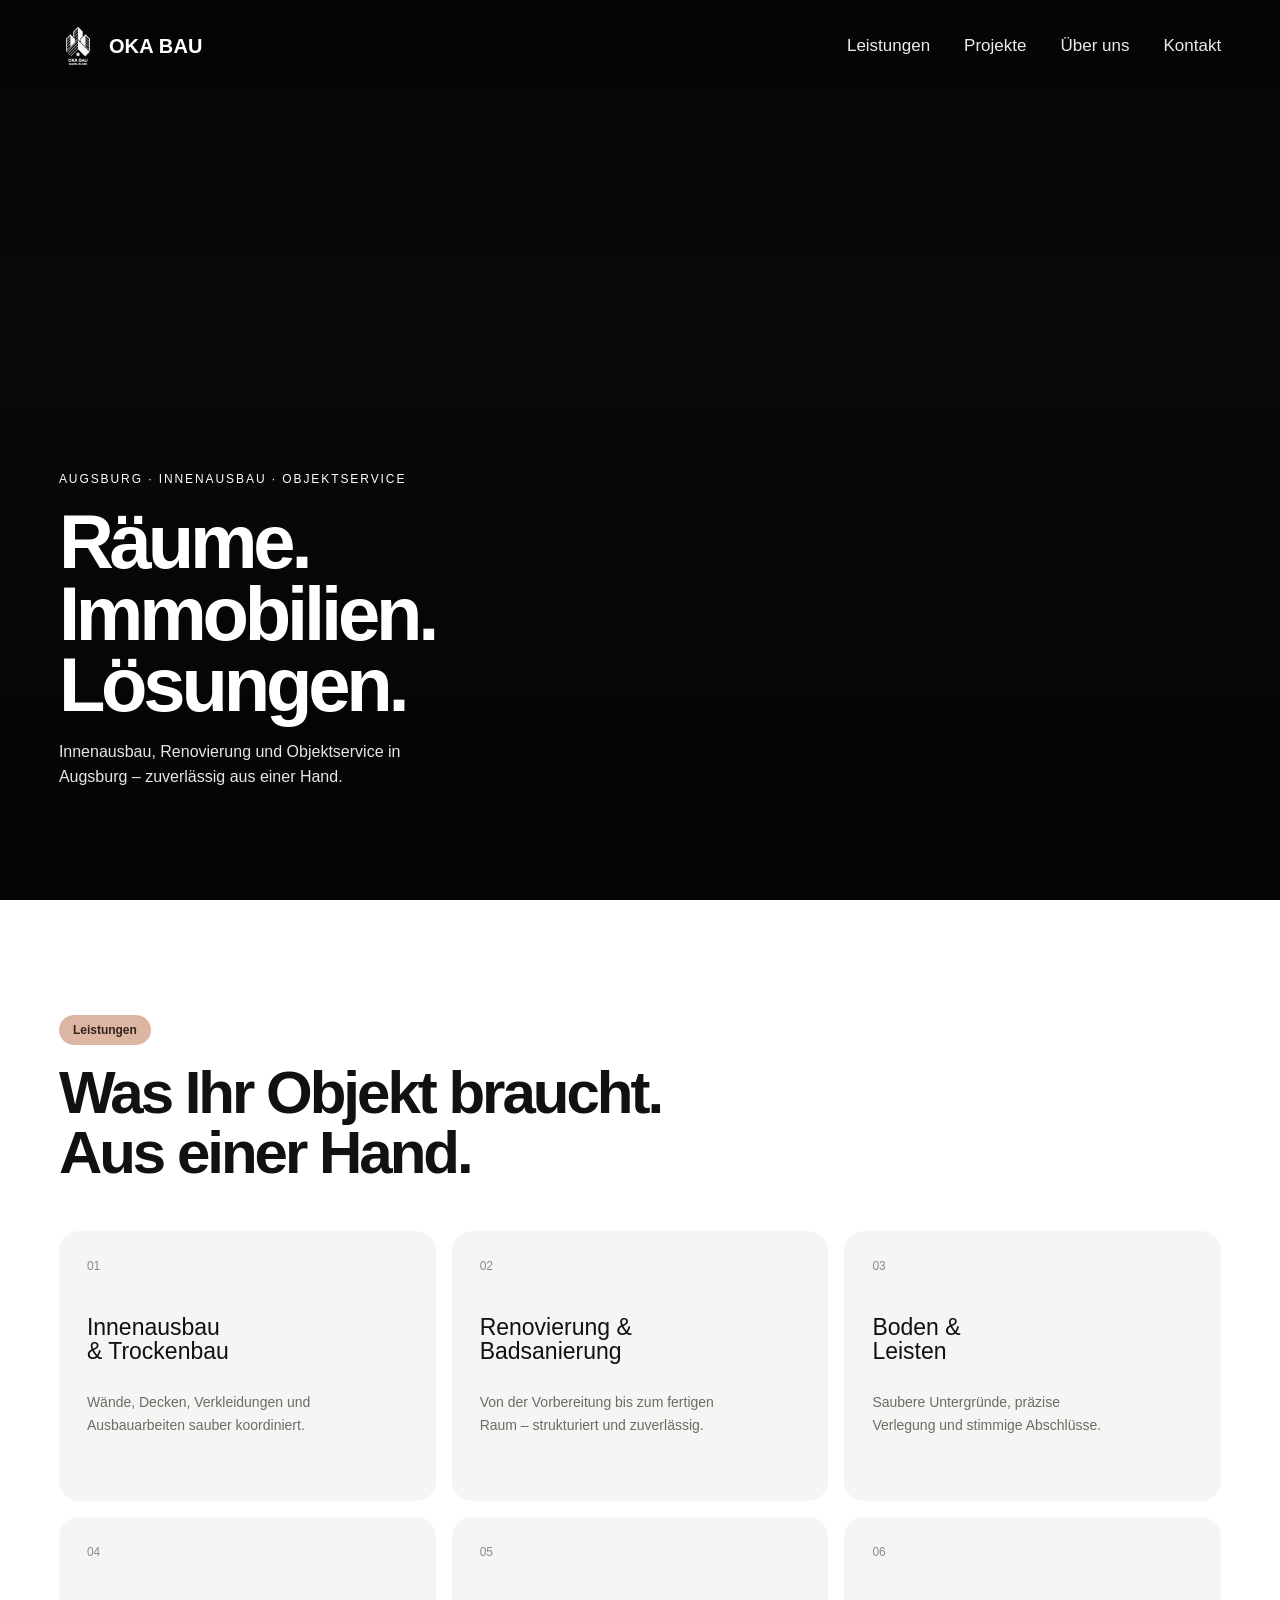
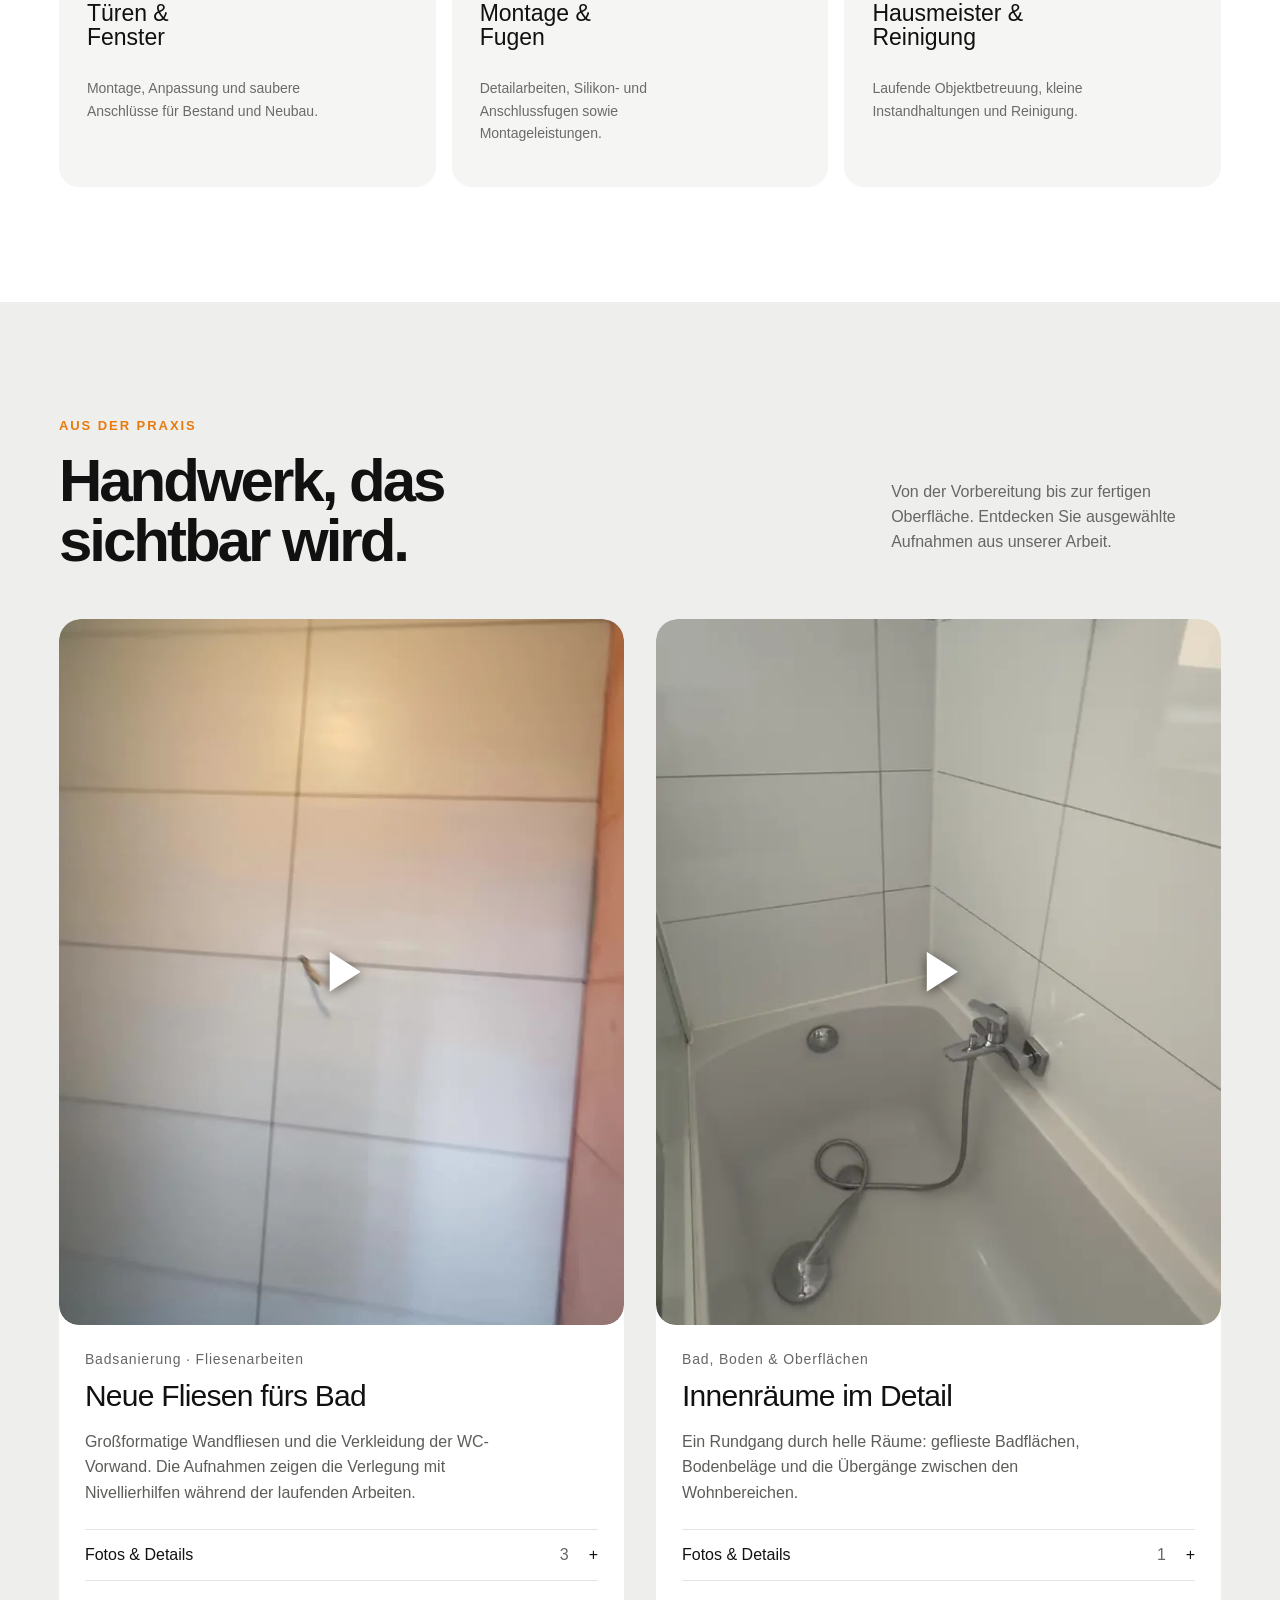
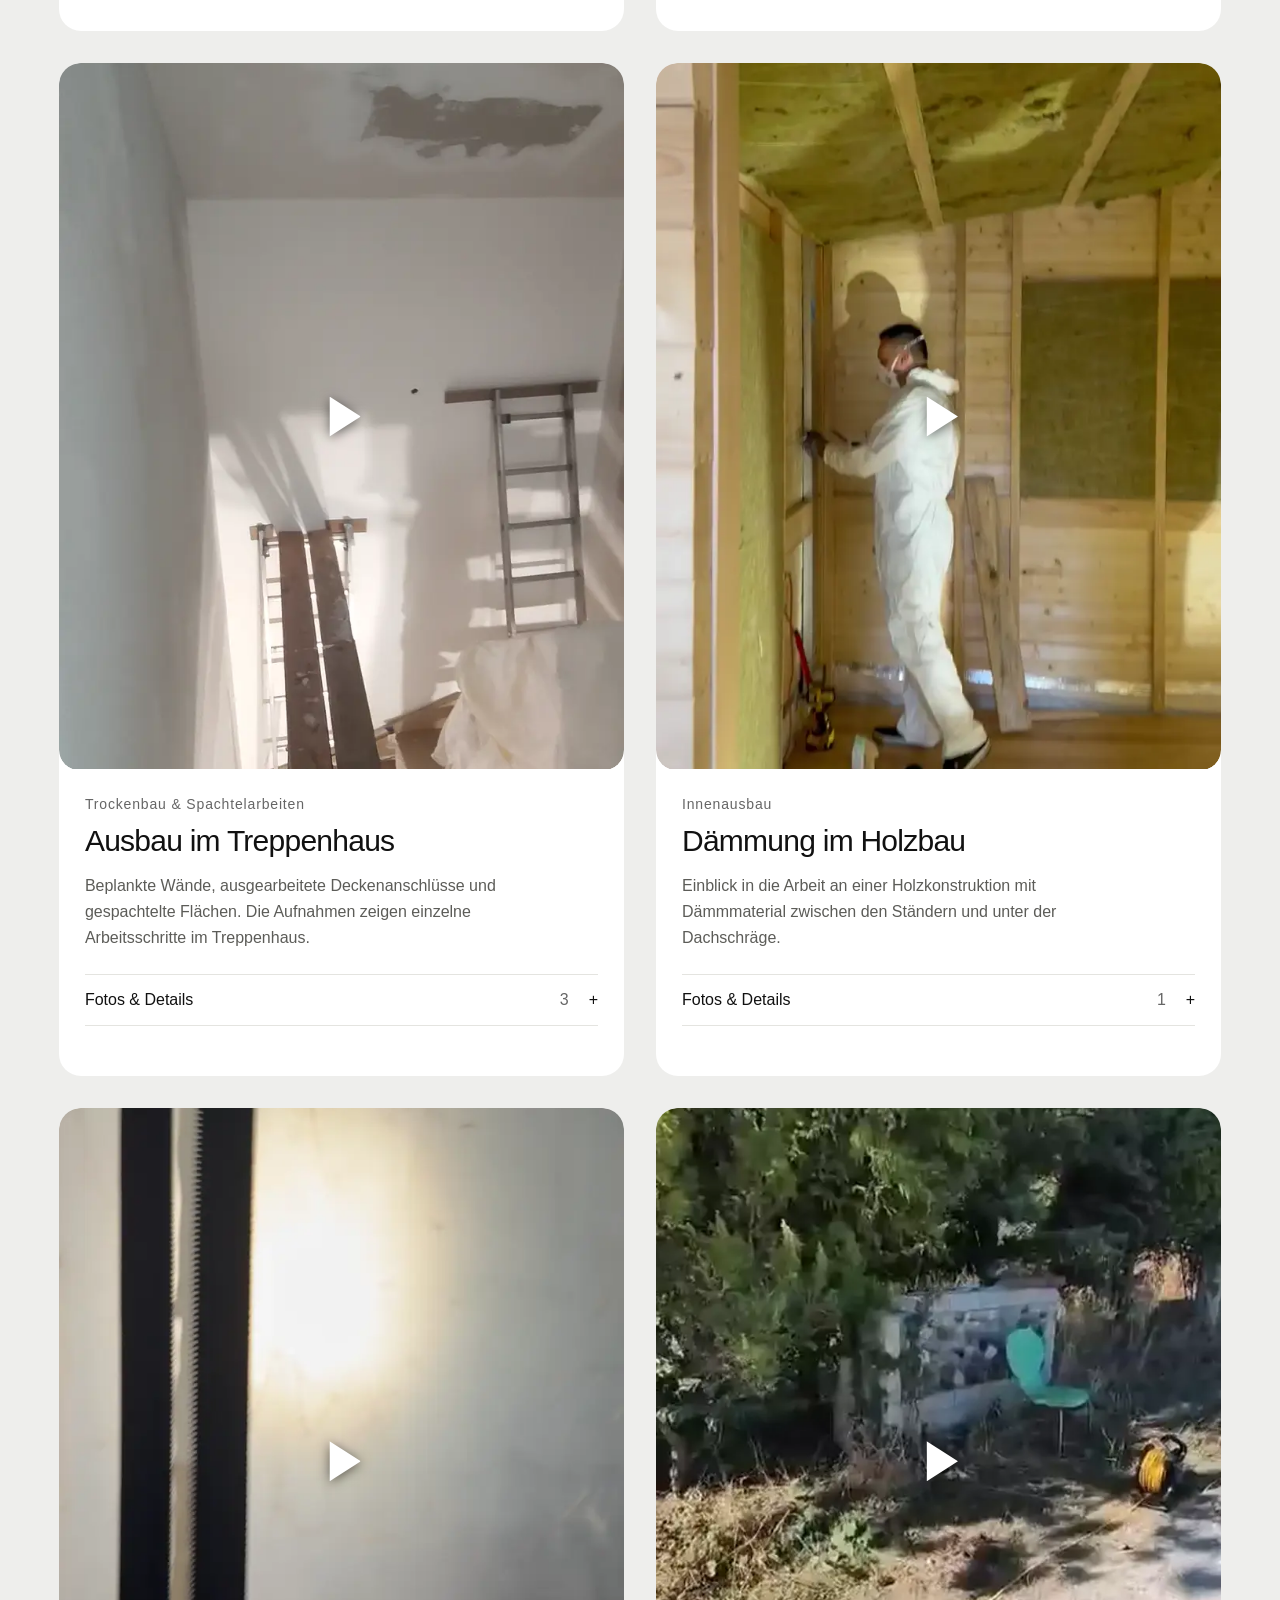
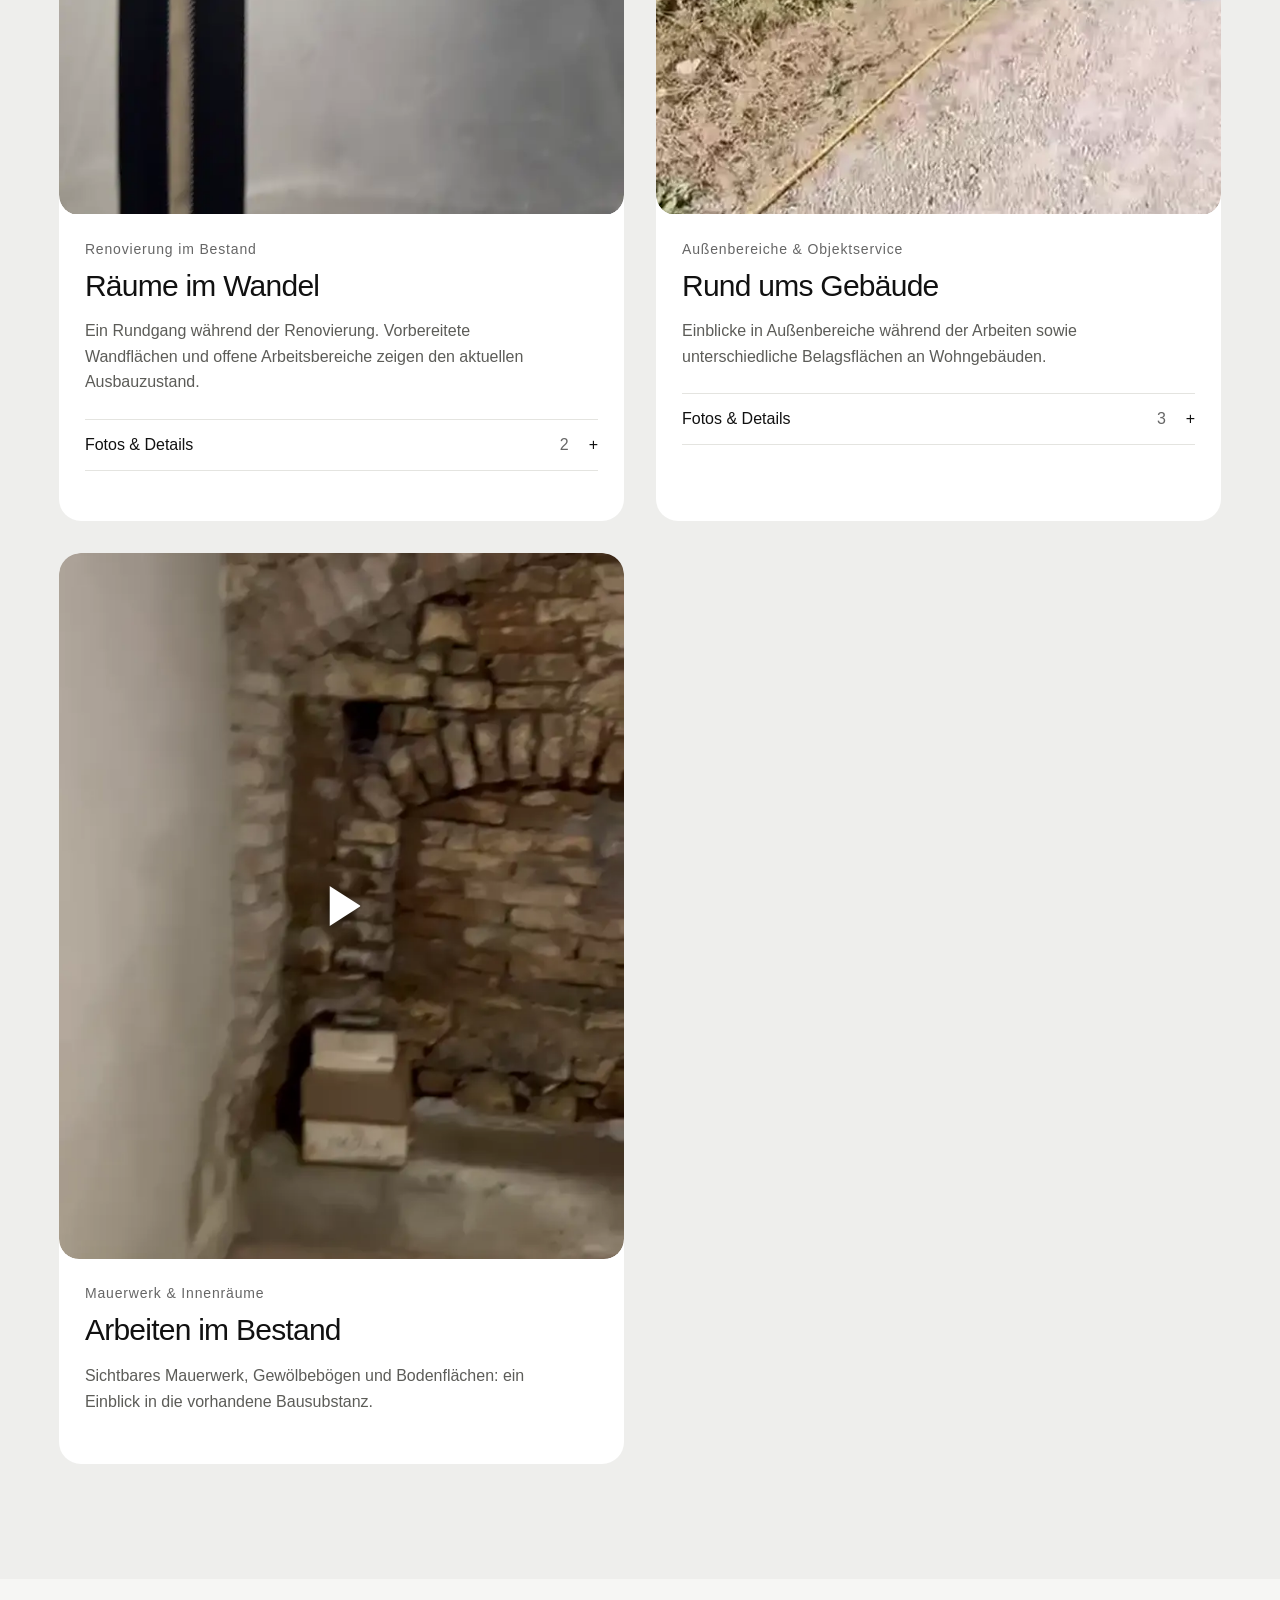
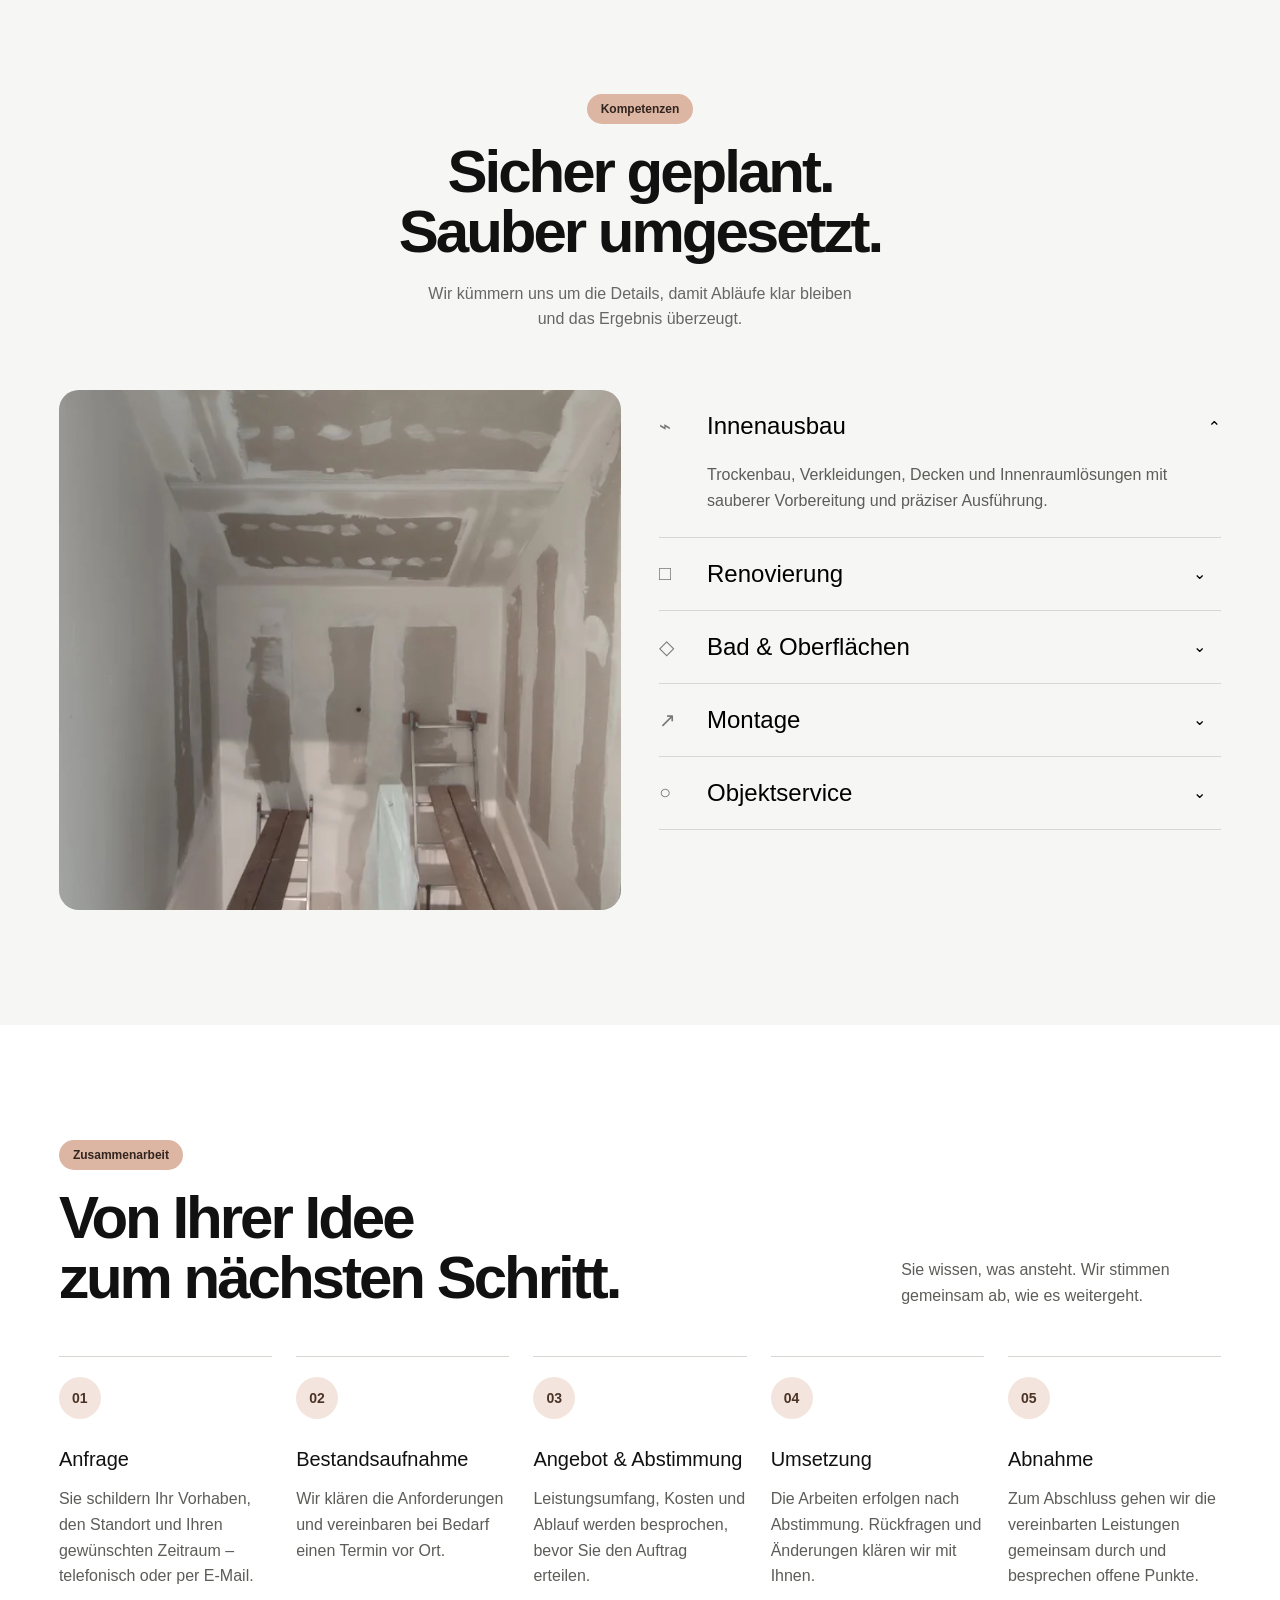
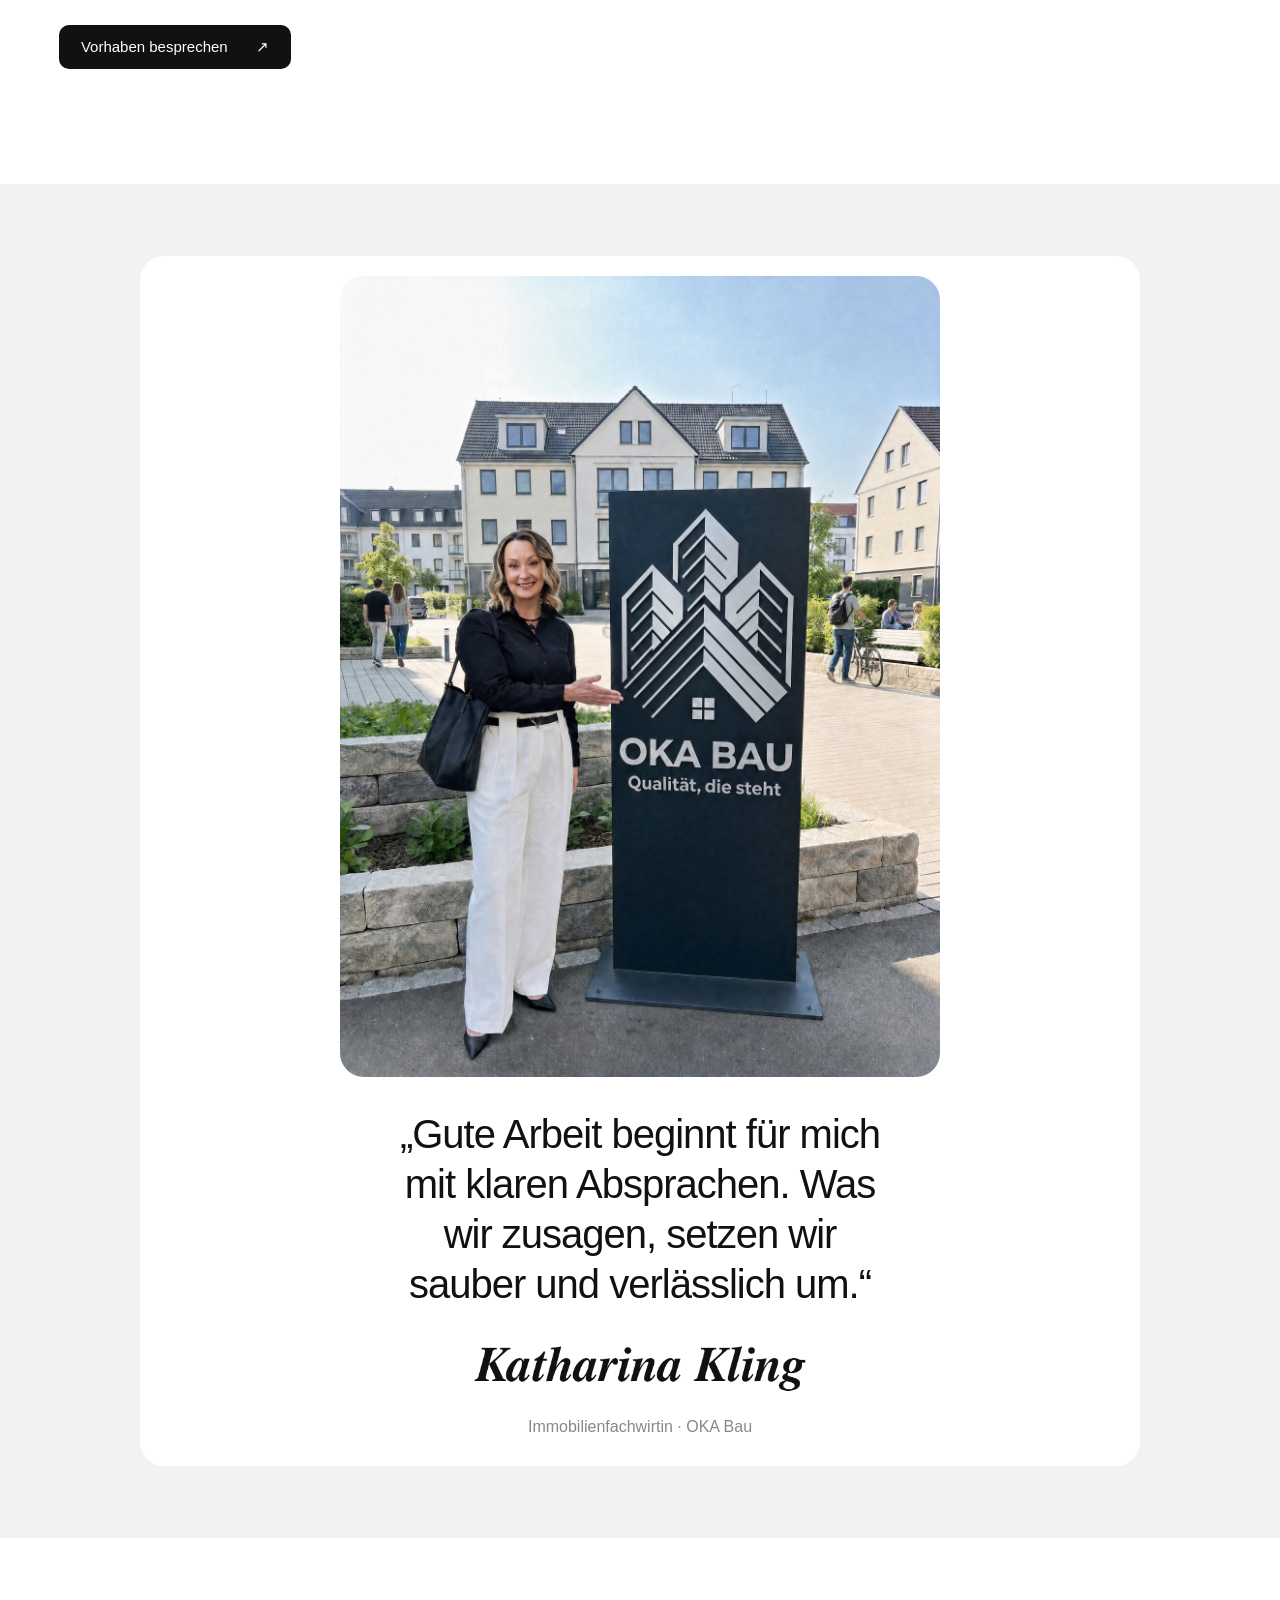
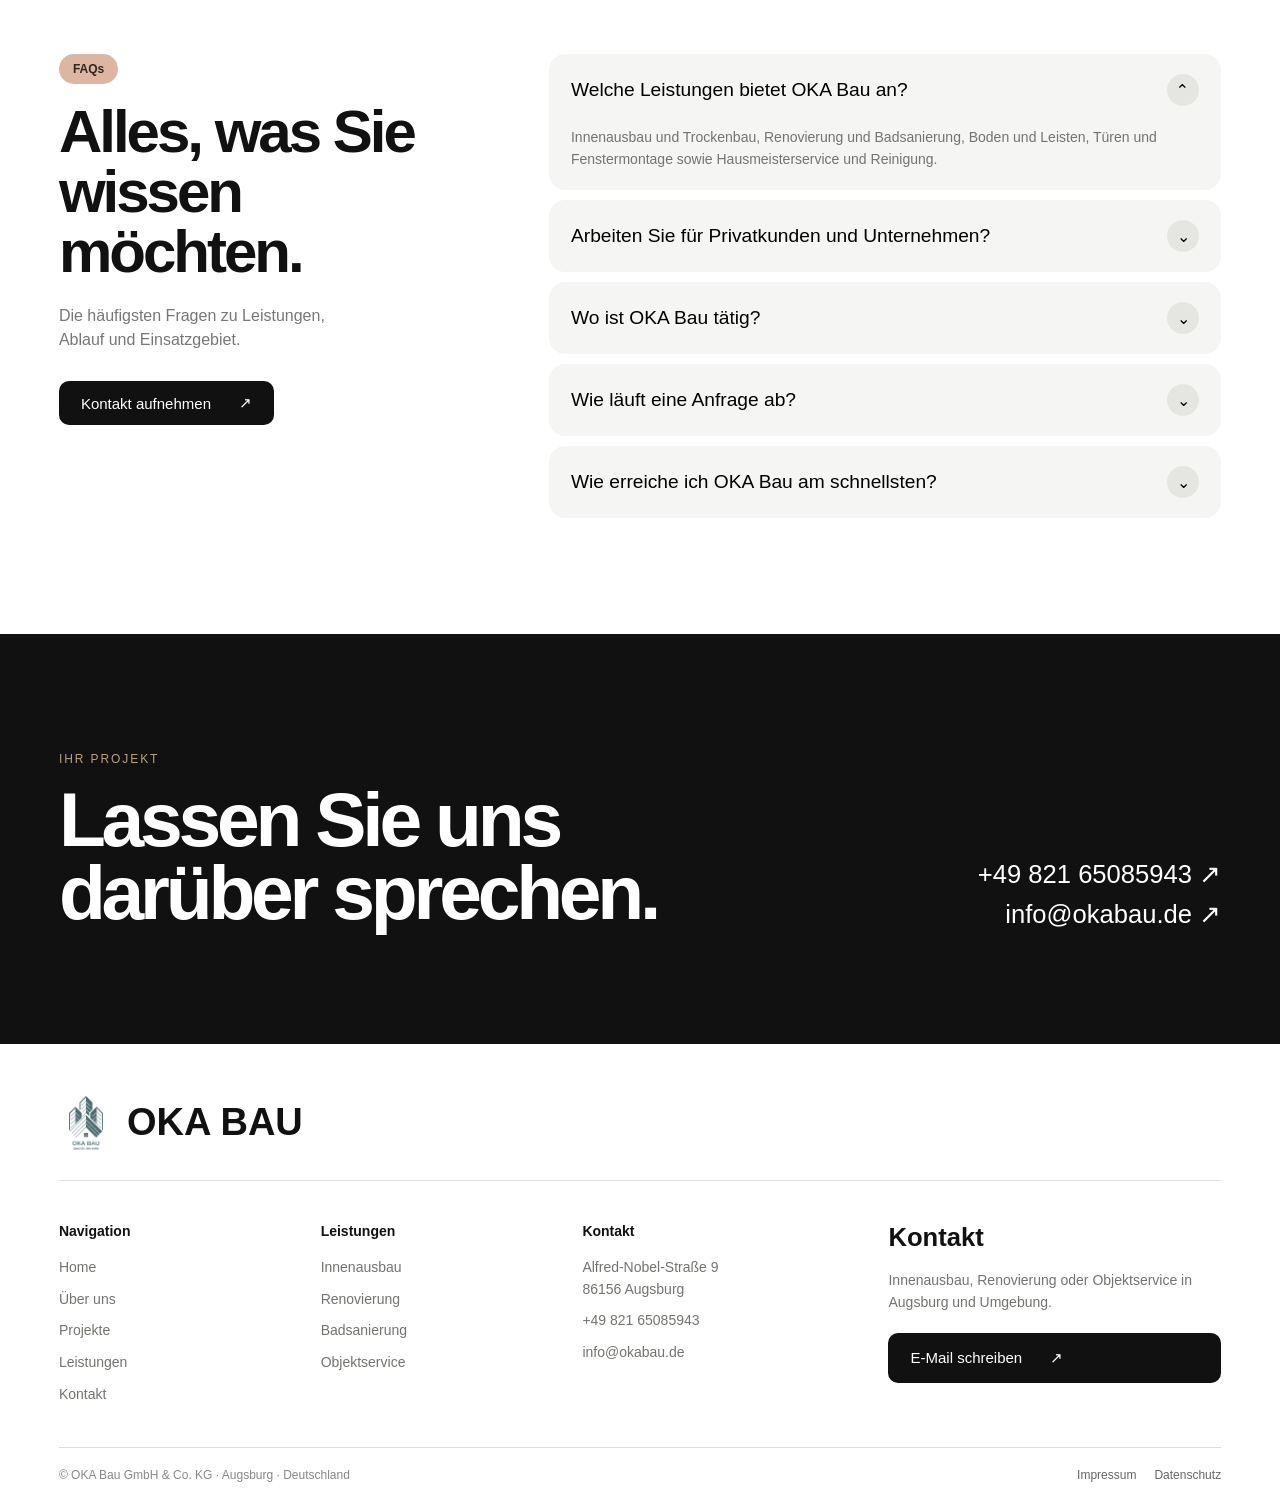
<file: index.html>
<!doctype html><html lang="de"><head><meta charset="utf-8"><meta name="viewport" content="width=device-width,initial-scale=1,viewport-fit=cover"><title>OKA Bau Augsburg — Innenausbau, Renovierung & Objektservice</title><meta name="description" content="OKA Bau GmbH & Co. KG in Augsburg: Innenausbau, Trockenbau, Renovierung, Badsanierung, Boden, Türen, Montage, Hausmeisterservice und Reinigung."><meta name="theme-color" content="#0a0a0a"><link rel="canonical" href="https://oka-bau.de/"><link rel="stylesheet" href="style.css?v=media-5"><noscript><style>.reveal,.word{opacity:1;transform:none}.videoStart{display:none}</style></noscript></head><body>
<div class="heroWrap" id="home"><section class="hero"><video id="heroVideo" autoplay muted loop playsinline preload="auto"><source media="(max-width: 767px)" src="assets/hero-mobile.mp4" type="video/mp4"><source src="assets/hero.mp4" type="video/mp4"></video><div class="heroOverlay"></div><header class="nav"><a class="brand" href="#home"><img src="assets/logo.png" alt="OKA Bau"><span>OKA BAU</span></a><nav id="mainNavigation"><a href="#services">Leistungen</a><a href="#projects">Projekte</a><a href="#director">Über uns</a><a href="#contact">Kontakt</a></nav><button class="menu" aria-label="Menü" aria-expanded="false" aria-controls="mainNavigation"><span></span><span></span></button></header><div class="heroContent"><div class="heroText"><div class="kicker reveal">AUGSBURG · INNENAUSBAU · OBJEKTSERVICE</div><h1 class="words">Räume. Immobilien. Lösungen.</h1><p class="reveal">Innenausbau, Renovierung und Objektservice in Augsburg – zuverlässig aus einer Hand.</p></div></div></section></div>
<main>
<section class="section services" id="services"><div class="sectionTop"><div><span class="pill reveal">Leistungen</span><h2 class="words">Was Ihr Objekt braucht.<br>Aus einer Hand.</h2></div></div><div class="serviceGrid">
<a class="serviceCard reveal" href="#contact"><span>01</span><h3>Innenausbau & Trockenbau</h3><p>Wände, Decken, Verkleidungen und Ausbauarbeiten sauber koordiniert.</p></a>
<a class="serviceCard reveal" href="#contact"><span>02</span><h3>Renovierung & Badsanierung</h3><p>Von der Vorbereitung bis zum fertigen Raum – strukturiert und zuverlässig.</p></a>
<a class="serviceCard reveal" href="#contact"><span>03</span><h3>Boden & Leisten</h3><p>Saubere Untergründe, präzise Verlegung und stimmige Abschlüsse.</p></a>
<a class="serviceCard reveal" href="#contact"><span>04</span><h3>Türen & Fenster</h3><p>Montage, Anpassung und saubere Anschlüsse für Bestand und Neubau.</p></a>
<a class="serviceCard reveal" href="#contact"><span>05</span><h3>Montage & Fugen</h3><p>Detailarbeiten, Silikon- und Anschlussfugen sowie Montageleistungen.</p></a>
<a class="serviceCard reveal" href="#contact"><span>06</span><h3>Hausmeister & Reinigung</h3><p>Laufende Objektbetreuung, kleine Instandhaltungen und Reinigung.</p></a>
</div></section>
<section class="section projects" id="projects" aria-labelledby="projectsTitle"><div class="projectsHead"><div><div class="projectLabel reveal">AUS DER PRAXIS</div><h2 class="words" id="projectsTitle">Handwerk, das<br>sichtbar wird.</h2></div><p class="reveal">Von der Vorbereitung bis zur fertigen Oberfläche. Entdecken Sie ausgewählte Aufnahmen aus unserer Arbeit.</p></div><div class="projectGrid"><article class="projectCase reveal" id="badsanierung"><div class="projectVideo"><video playsinline muted disablepictureinpicture disableremoteplayback controlslist="nodownload nofullscreen noremoteplayback" preload="none" poster="assets/work/bad-fliesen-poster.webp" src="assets/work/bad-fliesen.mp4" aria-label="Fliesenarbeiten im Badezimmer"></video><button class="videoStart" type="button" aria-label="Video abspielen"><span class="playIcon" aria-hidden="true"></span><span class="pauseIcon" aria-hidden="true"></span></button></div><div class="projectDetails"><span class="projectStatus">Badsanierung · Fliesenarbeiten</span><h3>Neue Fliesen fürs Bad</h3><p>Großformatige Wandfliesen und die Verkleidung der WC-Vorwand. Die Aufnahmen zeigen die Verlegung mit Nivellierhilfen während der laufenden Arbeiten.</p><details class="projectGallery"><summary>Fotos & Details <span>3</span></summary><div class="projectPhotos"><a class="galleryPhoto" href="assets/work/bad-fliesen-wand.webp" data-gallery aria-label="Foto vergrößern: Großformatige Wandfliesen während der Verlegung"><img src="assets/work/bad-fliesen-wand.webp" alt="Großformatige Wandfliesen während der Verlegung" loading="lazy" decoding="async"><span>Foto ansehen</span></a><a class="galleryPhoto" href="assets/work/bad-fliesen-vorwand.webp" data-gallery aria-label="Foto vergrößern: Fliesenarbeiten an der WC-Vorwand mit Nivellierhilfen"><img src="assets/work/bad-fliesen-vorwand.webp" alt="Fliesenarbeiten an der WC-Vorwand mit Nivellierhilfen" loading="lazy" decoding="async"><span>Foto ansehen</span></a><a class="galleryPhoto" href="assets/work/bad-fliesen-detail.webp" data-gallery aria-label="Foto vergrößern: Detail der Wandverkleidung und offener Anschlüsse"><img src="assets/work/bad-fliesen-detail.webp" alt="Detail der Wandverkleidung und offener Anschlüsse" loading="lazy" decoding="async"><span>Foto ansehen</span></a></div></details></div></article><article class="projectCase reveal"><div class="projectVideo"><video playsinline disablepictureinpicture disableremoteplayback controlslist="nodownload nofullscreen noremoteplayback" preload="none" poster="assets/work/innenraeume-poster.webp" src="assets/work/innenraeume.mp4" aria-label="Innenräume im Detail" muted></video><button class="videoStart" type="button" aria-label="Video abspielen"><span class="playIcon" aria-hidden="true"></span><span class="pauseIcon" aria-hidden="true"></span></button></div><div class="projectDetails"><span class="projectStatus">Bad, Boden & Oberflächen</span><h3>Innenräume im Detail</h3><p>Ein Rundgang durch helle Räume: geflieste Badflächen, Bodenbeläge und die Übergänge zwischen den Wohnbereichen.</p><details class="projectGallery"><summary>Fotos & Details <span>1</span></summary><div class="projectPhotos"><a class="galleryPhoto" href="assets/work/dekorwand.webp" data-gallery aria-label="Foto vergrößern: Dekorative Wandoberfläche im Schlafzimmer"><img src="assets/work/dekorwand.webp" alt="Dekorative Wandoberfläche im Schlafzimmer" loading="lazy" decoding="async"><span>Foto ansehen</span></a></div></details></div></article><article class="projectCase reveal"><div class="projectVideo"><video playsinline disablepictureinpicture disableremoteplayback controlslist="nodownload nofullscreen noremoteplayback" preload="none" poster="assets/work/treppenhaus-poster.webp" src="assets/work/treppenhaus.mp4" aria-label="Ausbau im Treppenhaus" muted></video><button class="videoStart" type="button" aria-label="Video abspielen"><span class="playIcon" aria-hidden="true"></span><span class="pauseIcon" aria-hidden="true"></span></button></div><div class="projectDetails"><span class="projectStatus">Trockenbau & Spachtelarbeiten</span><h3>Ausbau im Treppenhaus</h3><p>Beplankte Wände, ausgearbeitete Deckenanschlüsse und gespachtelte Flächen. Die Aufnahmen zeigen einzelne Arbeitsschritte im Treppenhaus.</p><details class="projectGallery"><summary>Fotos & Details <span>3</span></summary><div class="projectPhotos"><a class="galleryPhoto" href="assets/work/treppenhaus-beplankung.webp" data-gallery aria-label="Foto vergrößern: Beplankung im Treppenhaus"><img src="assets/work/treppenhaus-beplankung.webp" alt="Beplankung im Treppenhaus" loading="lazy" decoding="async"><span>Foto ansehen</span></a><a class="galleryPhoto" href="assets/work/treppenhaus.webp" data-gallery aria-label="Foto vergrößern: Wände und Decke während der Spachtelarbeiten"><img src="assets/work/treppenhaus.webp" alt="Wände und Decke während der Spachtelarbeiten" loading="lazy" decoding="async"><span>Foto ansehen</span></a><a class="galleryPhoto" href="assets/work/deckendetail.webp" data-gallery aria-label="Foto vergrößern: Detail eines Deckenanschlusses"><img src="assets/work/deckendetail.webp" alt="Detail eines Deckenanschlusses" loading="lazy" decoding="async"><span>Foto ansehen</span></a></div></details></div></article><article class="projectCase reveal"><div class="projectVideo"><video playsinline disablepictureinpicture disableremoteplayback controlslist="nodownload nofullscreen noremoteplayback" preload="none" poster="assets/work/daemmung-poster.webp" src="assets/work/daemmung.mp4" aria-label="Dämmung im Holzbau" muted></video><button class="videoStart" type="button" aria-label="Video abspielen"><span class="playIcon" aria-hidden="true"></span><span class="pauseIcon" aria-hidden="true"></span></button></div><div class="projectDetails"><span class="projectStatus">Innenausbau</span><h3>Dämmung im Holzbau</h3><p>Einblick in die Arbeit an einer Holzkonstruktion mit Dämmmaterial zwischen den Ständern und unter der Dachschräge.</p><details class="projectGallery"><summary>Fotos & Details <span>1</span></summary><div class="projectPhotos"><a class="galleryPhoto" href="assets/work/daemmung.webp" data-gallery aria-label="Foto vergrößern: Einsetzen von Dämmmaterial in eine Holzkonstruktion"><img src="assets/work/daemmung.webp" alt="Einsetzen von Dämmmaterial in eine Holzkonstruktion" loading="lazy" decoding="async"><span>Foto ansehen</span></a></div></details></div></article><article class="projectCase reveal"><div class="projectVideo"><video playsinline disablepictureinpicture disableremoteplayback controlslist="nodownload nofullscreen noremoteplayback" preload="none" poster="assets/work/renovierung-poster.webp" src="assets/work/renovierung.mp4" aria-label="Räume im Wandel" muted></video><button class="videoStart" type="button" aria-label="Video abspielen"><span class="playIcon" aria-hidden="true"></span><span class="pauseIcon" aria-hidden="true"></span></button></div><div class="projectDetails"><span class="projectStatus">Renovierung im Bestand</span><h3>Räume im Wandel</h3><p>Ein Rundgang während der Renovierung. Vorbereitete Wandflächen und offene Arbeitsbereiche zeigen den aktuellen Ausbauzustand.</p><details class="projectGallery"><summary>Fotos & Details <span>2</span></summary><div class="projectPhotos"><a class="galleryPhoto" href="assets/work/staenderwand.webp" data-gallery aria-label="Foto vergrößern: Metallständerwand während des Innenausbaus"><img src="assets/work/staenderwand.webp" alt="Metallständerwand während des Innenausbaus" loading="lazy" decoding="async"><span>Foto ansehen</span></a><a class="galleryPhoto" href="assets/work/bad-vorbereitung.webp" data-gallery aria-label="Foto vergrößern: Geöffnete Wandflächen im Bad während der Vorbereitung"><img src="assets/work/bad-vorbereitung.webp" alt="Geöffnete Wandflächen im Bad während der Vorbereitung" loading="lazy" decoding="async"><span>Foto ansehen</span></a></div></details></div></article><article class="projectCase reveal"><div class="projectVideo"><video playsinline disablepictureinpicture disableremoteplayback controlslist="nodownload nofullscreen noremoteplayback" preload="none" poster="assets/work/aussenarbeiten-poster.webp" src="assets/work/aussenarbeiten.mp4" aria-label="Rund ums Gebäude" muted></video><button class="videoStart" type="button" aria-label="Video abspielen"><span class="playIcon" aria-hidden="true"></span><span class="pauseIcon" aria-hidden="true"></span></button></div><div class="projectDetails"><span class="projectStatus">Außenbereiche & Objektservice</span><h3>Rund ums Gebäude</h3><p>Einblicke in Außenbereiche während der Arbeiten sowie unterschiedliche Belagsflächen an Wohngebäuden.</p><details class="projectGallery"><summary>Fotos & Details <span>3</span></summary><div class="projectPhotos"><a class="galleryPhoto" href="assets/work/aussenbereich.webp" data-gallery aria-label="Foto vergrößern: Plattenbelag entlang eines Gebäudes"><img src="assets/work/aussenbereich.webp" alt="Plattenbelag entlang eines Gebäudes" loading="lazy" decoding="async"><span>Foto ansehen</span></a><a class="galleryPhoto" href="assets/work/balkon.webp" data-gallery aria-label="Foto vergrößern: Balkon mit grauem Plattenbelag"><img src="assets/work/balkon.webp" alt="Balkon mit grauem Plattenbelag" loading="lazy" decoding="async"><span>Foto ansehen</span></a><a class="galleryPhoto" href="assets/work/aussen-bestand.webp" data-gallery aria-label="Foto vergrößern: Außenfläche während der Arbeiten"><img src="assets/work/aussen-bestand.webp" alt="Außenfläche während der Arbeiten" loading="lazy" decoding="async"><span>Foto ansehen</span></a></div></details></div></article><article class="projectCase reveal"><div class="projectVideo"><video playsinline disablepictureinpicture disableremoteplayback controlslist="nodownload nofullscreen noremoteplayback" preload="none" poster="assets/work/gewolbe-poster.webp" src="assets/work/gewolbe.mp4" aria-label="Arbeiten im Bestand" muted></video><button class="videoStart" type="button" aria-label="Video abspielen"><span class="playIcon" aria-hidden="true"></span><span class="pauseIcon" aria-hidden="true"></span></button></div><div class="projectDetails"><span class="projectStatus">Mauerwerk & Innenräume</span><h3>Arbeiten im Bestand</h3><p>Sichtbares Mauerwerk, Gewölbebögen und Bodenflächen: ein Einblick in die vorhandene Bausubstanz.</p></div></article></div></section>
<section class="section features"><div class="centerHead"><span class="pill reveal">Kompetenzen</span><h2 class="words">Sicher geplant.<br>Sauber umgesetzt.</h2><p class="reveal">Wir kümmern uns um die Details, damit Abläufe klar bleiben und das Ergebnis überzeugt.</p></div><div class="featureSplit"><div class="featureMedia reveal"><img id="featureImage" src="assets/work/treppenhaus.webp" alt="Gespachtelte Wände und Decken im Treppenhaus" width="719" height="1600" loading="lazy"></div><div class="featureList">
<div class="featureItem open reveal" data-img="assets/work/treppenhaus.webp" data-alt="Gespachtelte Wände und Decken im Treppenhaus"><button><span class="icon">⌁</span><b>Innenausbau</b><em>⌄</em></button><div class="featureAnswer"><p>Trockenbau, Verkleidungen, Decken und Innenraumlösungen mit sauberer Vorbereitung und präziser Ausführung.</p></div></div>
<div class="featureItem reveal" data-img="assets/work/dekorwand.webp" data-alt="Dekorative Wandgestaltung im Schlafzimmer"><button><span class="icon">□</span><b>Renovierung</b><em>⌄</em></button><div class="featureAnswer"><p>Bestehende Räume werden strukturiert überarbeitet – vom Untergrund bis zum fertigen Finish.</p></div></div>
<div class="featureItem reveal" data-img="assets/work/bad-fliesen-wand.webp" data-alt="Großformatige Wandfliesen während der Verlegung"><button><span class="icon">◇</span><b>Bad & Oberflächen</b><em>⌄</em></button><div class="featureAnswer"><p>Koordinierte Badsanierung, Fliesen- und Oberflächenarbeiten für ein stimmiges Gesamtbild.</p></div></div>
<div class="featureItem reveal" data-img="assets/work/staenderwand.webp" data-alt="Metallständerwerk für eine neue Raumaufteilung"><button><span class="icon">↗</span><b>Montage</b><em>⌄</em></button><div class="featureAnswer"><p>Türen, Fenster, Leisten, Fugen und Montagearbeiten werden sauber in den Projektablauf integriert.</p></div></div>
<div class="featureItem reveal" data-img="assets/work/balkon.webp" data-alt="Balkonfläche mit grauen Platten"><button><span class="icon">○</span><b>Objektservice</b><em>⌄</em></button><div class="featureAnswer"><p>Hausmeisterservice, Reinigung und kleine Instandhaltungen für private und gewerbliche Objekte.</p></div></div>
</div></div></section>
<section class="section process" id="process" aria-labelledby="processTitle">
  <div class="sectionTop"><div><span class="pill reveal">Zusammenarbeit</span><h2 class="words" id="processTitle">Von Ihrer Idee<br>zum nächsten Schritt.</h2></div><p class="processIntro reveal">Sie wissen, was ansteht. Wir stimmen gemeinsam ab, wie es weitergeht.</p></div>
  <ol class="processSteps">
    <li class="reveal"><span class="stepNumber" aria-hidden="true">01</span><h3>Anfrage</h3><p>Sie schildern Ihr Vorhaben, den Standort und Ihren gewünschten Zeitraum – telefonisch oder per E-Mail.</p></li>
    <li class="reveal"><span class="stepNumber" aria-hidden="true">02</span><h3>Bestandsaufnahme</h3><p>Wir klären die Anforderungen und vereinbaren bei Bedarf einen Termin vor Ort.</p></li>
    <li class="reveal"><span class="stepNumber" aria-hidden="true">03</span><h3>Angebot & Abstimmung</h3><p>Leistungsumfang, Kosten und Ablauf werden besprochen, bevor Sie den Auftrag erteilen.</p></li>
    <li class="reveal"><span class="stepNumber" aria-hidden="true">04</span><h3>Umsetzung</h3><p>Die Arbeiten erfolgen nach Abstimmung. Rückfragen und Änderungen klären wir mit Ihnen.</p></li>
    <li class="reveal"><span class="stepNumber" aria-hidden="true">05</span><h3>Abnahme</h3><p>Zum Abschluss gehen wir die vereinbarten Leistungen gemeinsam durch und besprechen offene Punkte.</p></li>
  </ol>
  <a class="btn black reveal" href="#contact">Vorhaben besprechen <span aria-hidden="true">↗</span></a>
</section>
<section class="section director" id="director" aria-label="Katharina Kling, Geschäftsleitung">
  <div class="directorCard reveal">
    <img class="directorPortrait" src="assets/director.jpg" width="2480" height="3312" alt="Katharina Kling bei OKA Bau" loading="lazy">
    <div>
      <blockquote>„Gute Arbeit beginnt für mich mit klaren Absprachen. Was wir zusagen, setzen wir sauber und verlässlich um.“</blockquote>
      <img class="directorSignature" src="assets/katharina-signature.png" width="1088" height="191" alt="Katharina Kling" loading="lazy">
      <span>Immobilienfachwirtin · OKA Bau</span>
    </div>
  </div>
</section>
<section class="section faq" id="faq"><div class="faqIntro"><span class="pill reveal">FAQs</span><h2 class="words">Alles, was Sie<br>wissen möchten.</h2><p class="reveal">Die häufigsten Fragen zu Leistungen, Ablauf und Einsatzgebiet.</p><a class="btn black reveal" href="#contact">Kontakt aufnehmen <span>↗</span></a></div><div class="faqList"><div class="faqItem open reveal"><button><b>Welche Leistungen bietet OKA Bau an?</b><span>⌄</span></button><div class="faqAnswer"><p>Innenausbau und Trockenbau, Renovierung und Badsanierung, Boden und Leisten, Türen und Fenstermontage sowie Hausmeisterservice und Reinigung.</p></div></div><div class="faqItem reveal"><button><b>Arbeiten Sie für Privatkunden und Unternehmen?</b><span>⌄</span></button><div class="faqAnswer"><p>Ja. Wir unterstützen private Renovierungsprojekte ebenso wie gewerbliche Objekte und Hausverwaltungen.</p></div></div><div class="faqItem reveal"><button><b>Wo ist OKA Bau tätig?</b><span>⌄</span></button><div class="faqAnswer"><p>Der Schwerpunkt liegt in Augsburg und Umgebung. Den genauen Einsatzort klären wir bei Ihrer Anfrage.</p></div></div><div class="faqItem reveal"><button><b>Wie läuft eine Anfrage ab?</b><span>⌄</span></button><div class="faqAnswer"><p>Sie nennen uns Objekt, Leistung und Terminrahmen. Danach klären wir den Bestand, stimmen das Angebot ab und planen die Umsetzung bis zur gemeinsamen Abnahme.</p></div></div><div class="faqItem reveal"><button><b>Wie erreiche ich OKA Bau am schnellsten?</b><span>⌄</span></button><div class="faqAnswer"><p>Telefonisch unter +49 821 65085943 oder per E-Mail an info@okabau.de.</p></div></div></div></section>
<section class="contactBand" id="contact"><div><span class="reveal">IHR PROJEKT</span><h2 class="words">Lassen Sie uns<br>darüber sprechen.</h2></div><div class="contactLinks reveal"><a href="tel:+4982165085943">+49 821 65085943 ↗</a><a href="mailto:info@okabau.de">info@okabau.de ↗</a></div></section>
</main>
<footer><div class="footerBrand"><a href="#home"><img src="assets/logo.png" alt="OKA Bau"><span>OKA BAU</span></a></div><div class="footerCols"><div><b>Navigation</b><a href="#home">Home</a><a href="#director">Über uns</a><a href="#projects">Projekte</a><a href="#services">Leistungen</a><a href="#contact">Kontakt</a></div><div><b>Leistungen</b><a href="#services">Innenausbau</a><a href="#services">Renovierung</a><a href="#services">Badsanierung</a><a href="#services">Objektservice</a></div><div><b>Kontakt</b><span>Alfred-Nobel-Straße 9<br>86156 Augsburg</span><a href="tel:+4982165085943">+49 821 65085943</a><a href="mailto:info@okabau.de">info@okabau.de</a></div><div class="footerCta"><b>Kontakt</b><p>Innenausbau, Renovierung oder Objektservice in Augsburg und Umgebung.</p><a class="btn black" href="mailto:info@okabau.de">E-Mail schreiben <span>↗</span></a></div></div><div class="footerBottom"><span>© OKA Bau GmbH & Co. KG · Augsburg · Deutschland</span><span class="legalLinks"><a href="impressum.html">Impressum</a><a href="datenschutz.html">Datenschutz</a></span></div></footer>
<dialog id="photoViewer" aria-label="Projektfoto"><button class="viewerClose" type="button" aria-label="Foto schließen">Schließen ×</button><img alt=""><p></p></dialog><script src="script.js?v=media-5"></script></body></html>
</file>
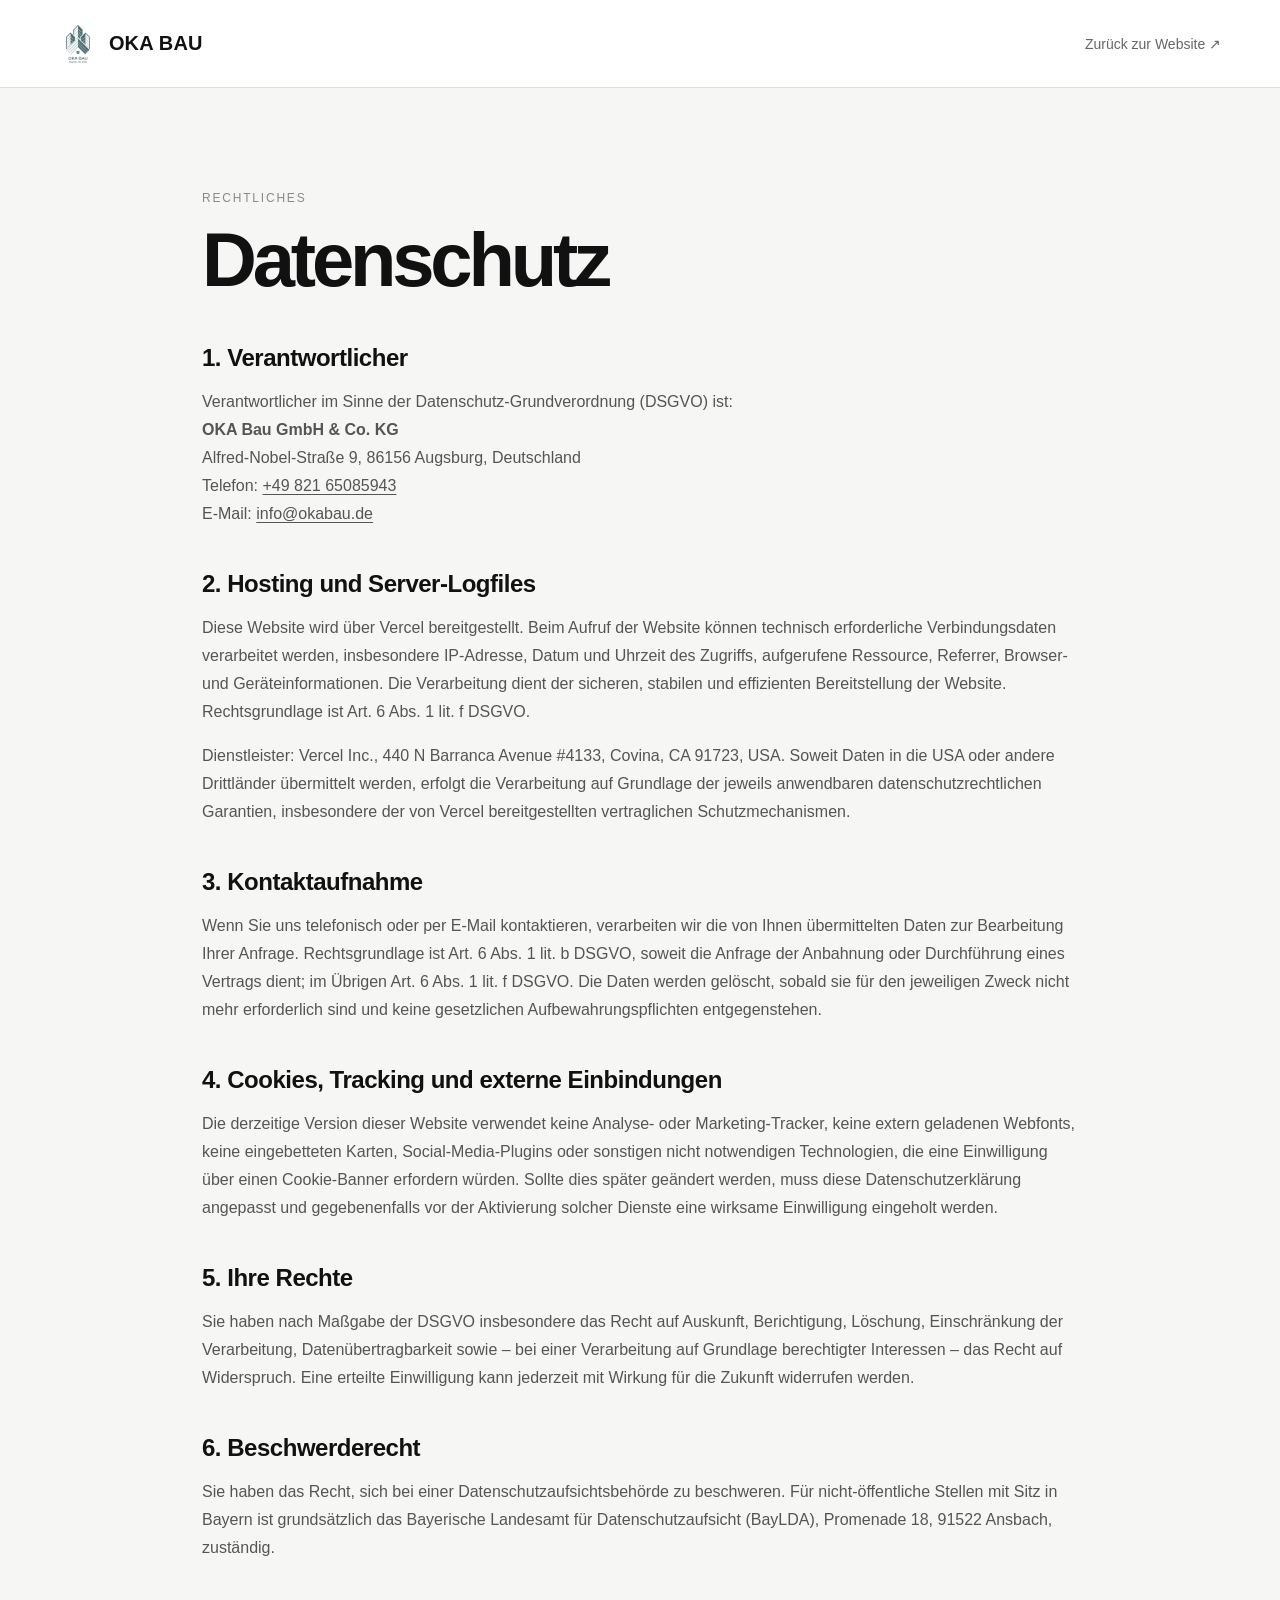
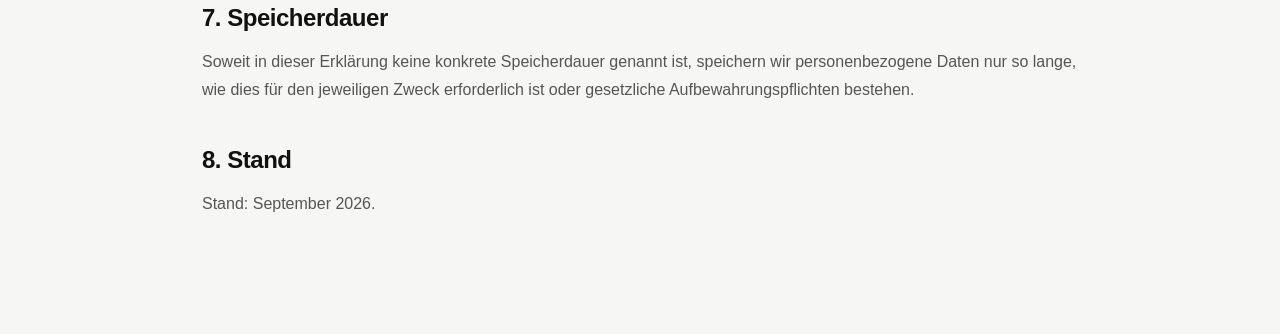
<file: datenschutz.html>
<!doctype html><html lang="de"><head><meta charset="utf-8"><meta name="viewport" content="width=device-width,initial-scale=1,viewport-fit=cover"><title>Datenschutz | OKA Bau GmbH & Co. KG</title><meta name="robots" content="index,follow"><link rel="canonical" href="https://oka-bau.de/datenschutz.html"><link rel="stylesheet" href="style.css"></head><body class="legalPage"><header class="legalHeader"><a class="brand" href="index.html"><img src="assets/logo.png" alt="OKA Bau"><span>OKA BAU</span></a><a href="index.html">Zurück zur Website ↗</a></header><main class="legalMain"><span class="eyebrow">Rechtliches</span><h1>Datenschutz</h1><h2>1. Verantwortlicher</h2><p>Verantwortlicher im Sinne der Datenschutz-Grundverordnung (DSGVO) ist:<br><strong>OKA Bau GmbH &amp; Co. KG</strong><br>Alfred-Nobel-Straße 9, 86156 Augsburg, Deutschland<br>Telefon: <a href="tel:+4982165085943">+49 821 65085943</a><br>E-Mail: <a href="mailto:info@okabau.de">info@okabau.de</a></p><h2>2. Hosting und Server-Logfiles</h2><p>Diese Website wird über Vercel bereitgestellt. Beim Aufruf der Website können technisch erforderliche Verbindungsdaten verarbeitet werden, insbesondere IP-Adresse, Datum und Uhrzeit des Zugriffs, aufgerufene Ressource, Referrer, Browser- und Geräteinformationen. Die Verarbeitung dient der sicheren, stabilen und effizienten Bereitstellung der Website. Rechtsgrundlage ist Art. 6 Abs. 1 lit. f DSGVO.</p><p>Dienstleister: Vercel Inc., 440 N Barranca Avenue #4133, Covina, CA 91723, USA. Soweit Daten in die USA oder andere Drittländer übermittelt werden, erfolgt die Verarbeitung auf Grundlage der jeweils anwendbaren datenschutzrechtlichen Garantien, insbesondere der von Vercel bereitgestellten vertraglichen Schutzmechanismen.</p><h2>3. Kontaktaufnahme</h2><p>Wenn Sie uns telefonisch oder per E-Mail kontaktieren, verarbeiten wir die von Ihnen übermittelten Daten zur Bearbeitung Ihrer Anfrage. Rechtsgrundlage ist Art. 6 Abs. 1 lit. b DSGVO, soweit die Anfrage der Anbahnung oder Durchführung eines Vertrags dient; im Übrigen Art. 6 Abs. 1 lit. f DSGVO. Die Daten werden gelöscht, sobald sie für den jeweiligen Zweck nicht mehr erforderlich sind und keine gesetzlichen Aufbewahrungspflichten entgegenstehen.</p><h2>4. Cookies, Tracking und externe Einbindungen</h2><p>Die derzeitige Version dieser Website verwendet keine Analyse- oder Marketing-Tracker, keine extern geladenen Webfonts, keine eingebetteten Karten, Social-Media-Plugins oder sonstigen nicht notwendigen Technologien, die eine Einwilligung über einen Cookie-Banner erfordern würden. Sollte dies später geändert werden, muss diese Datenschutzerklärung angepasst und gegebenenfalls vor der Aktivierung solcher Dienste eine wirksame Einwilligung eingeholt werden.</p><h2>5. Ihre Rechte</h2><p>Sie haben nach Maßgabe der DSGVO insbesondere das Recht auf Auskunft, Berichtigung, Löschung, Einschränkung der Verarbeitung, Datenübertragbarkeit sowie – bei einer Verarbeitung auf Grundlage berechtigter Interessen – das Recht auf Widerspruch. Eine erteilte Einwilligung kann jederzeit mit Wirkung für die Zukunft widerrufen werden.</p><h2>6. Beschwerderecht</h2><p>Sie haben das Recht, sich bei einer Datenschutzaufsichtsbehörde zu beschweren. Für nicht-öffentliche Stellen mit Sitz in Bayern ist grundsätzlich das Bayerische Landesamt für Datenschutzaufsicht (BayLDA), Promenade 18, 91522 Ansbach, zuständig.</p><h2>7. Speicherdauer</h2><p>Soweit in dieser Erklärung keine konkrete Speicherdauer genannt ist, speichern wir personenbezogene Daten nur so lange, wie dies für den jeweiligen Zweck erforderlich ist oder gesetzliche Aufbewahrungspflichten bestehen.</p><h2>8. Stand</h2><p>Stand: September 2026.</p></main></body></html>
</file>
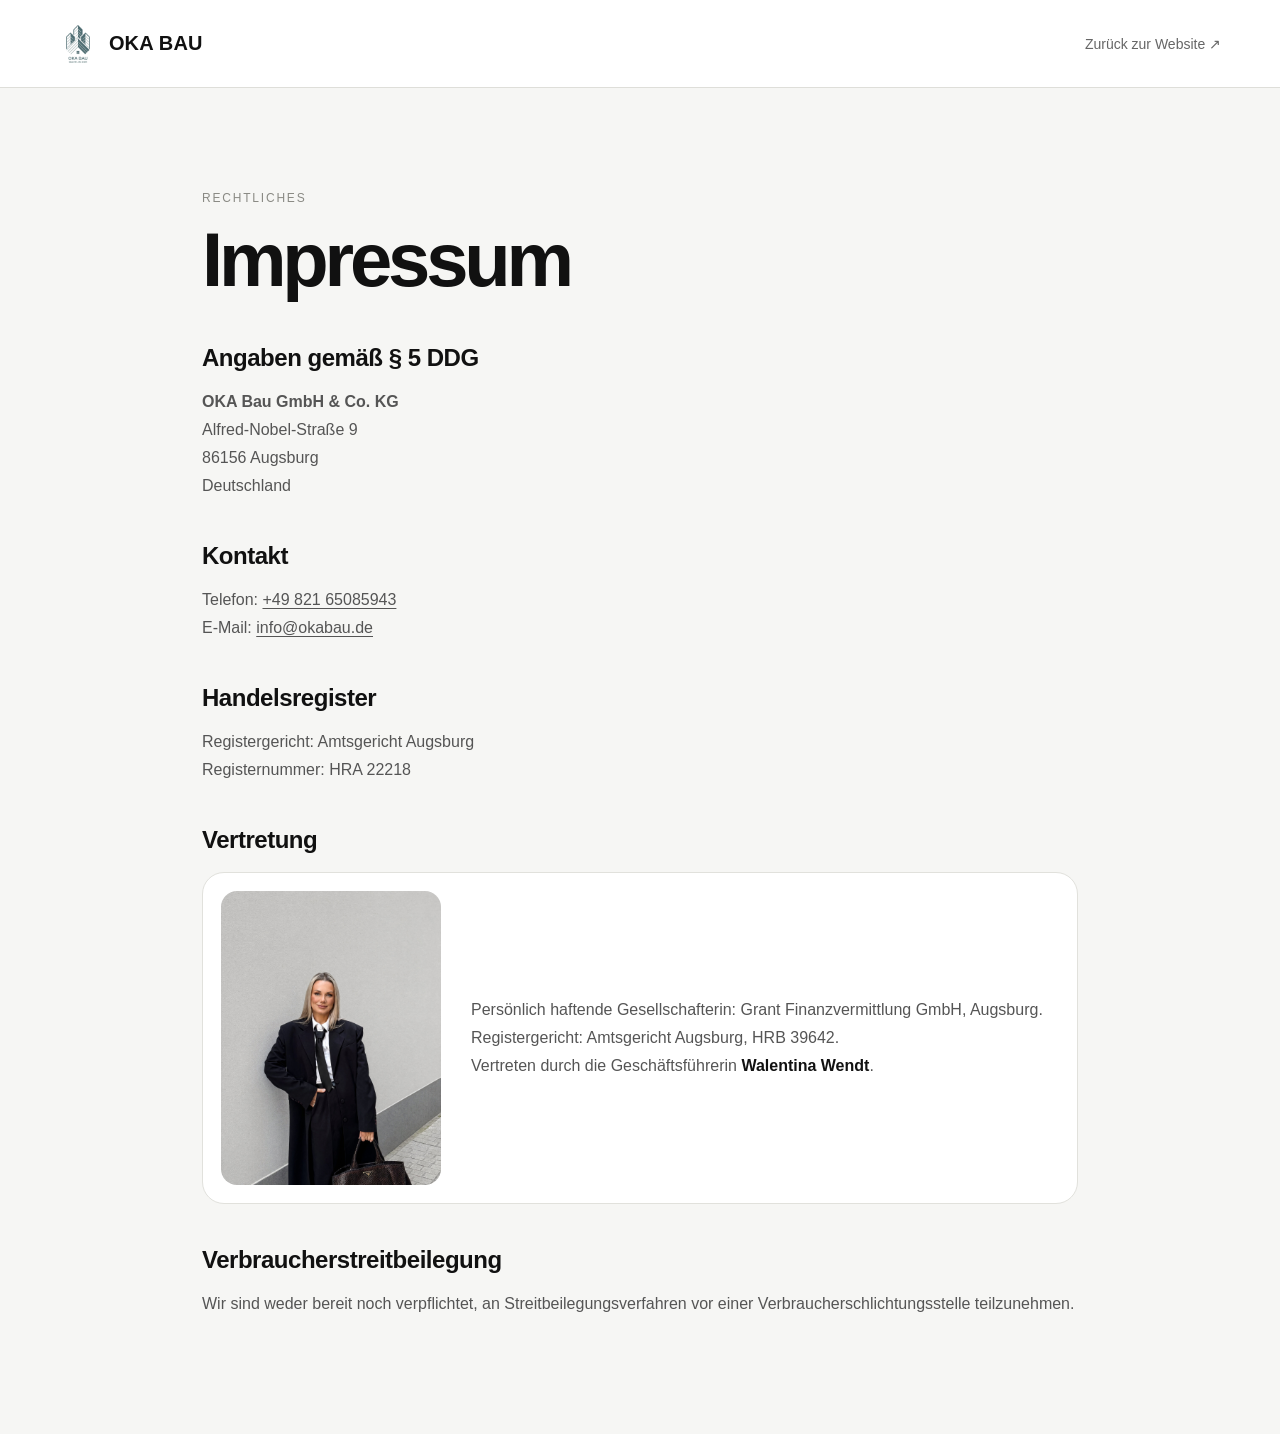
<file: impressum.html>
<!doctype html><html lang="de"><head><meta charset="utf-8"><meta name="viewport" content="width=device-width,initial-scale=1,viewport-fit=cover"><title>Impressum | OKA Bau GmbH & Co. KG</title><meta name="robots" content="index,follow"><link rel="canonical" href="https://oka-bau.de/impressum.html"><link rel="stylesheet" href="style.css"></head><body class="legalPage"><header class="legalHeader"><a class="brand" href="index.html"><img src="assets/logo.png" alt="OKA Bau"><span>OKA BAU</span></a><a href="index.html">Zurück zur Website ↗</a></header><main class="legalMain"><span class="eyebrow">Rechtliches</span><h1>Impressum</h1><h2>Angaben gemäß § 5 DDG</h2><p><strong>OKA Bau GmbH &amp; Co. KG</strong><br>Alfred-Nobel-Straße 9<br>86156 Augsburg<br>Deutschland</p><h2>Kontakt</h2><p>Telefon: <a href="tel:+4982165085943">+49 821 65085943</a><br>E-Mail: <a href="mailto:info@okabau.de">info@okabau.de</a></p><h2>Handelsregister</h2><p>Registergericht: Amtsgericht Augsburg<br>Registernummer: HRA 22218</p><h2>Vertretung</h2><div class="legalPerson"><img src="assets/walentina-wendt.jpg" alt="Walentina Wendt" loading="lazy"><div><p>Persönlich haftende Gesellschafterin: Grant Finanzvermittlung GmbH, Augsburg.<br>Registergericht: Amtsgericht Augsburg, HRB 39642.<br>Vertreten durch die Geschäftsführerin <strong>Walentina Wendt</strong>.</p></div></div><h2>Verbraucherstreitbeilegung</h2><p>Wir sind weder bereit noch verpflichtet, an Streitbeilegungsverfahren vor einer Verbraucherschlichtungsstelle teilzunehmen.</p></main></body></html>
</file>
<file: style.css>
:root{--ink:#111;--bg:#fff;--soft:#f6f6f4;--soft2:#eeeeec;--pill:#dcb6a3;--orange:#e97b0d}
*{box-sizing:border-box}
html{scroll-behavior:smooth}
body{margin:0;font-family:"Helvetica Neue",Helvetica,Arial,sans-serif;color:var(--ink);background:#fff;overflow-x:hidden}
a{color:inherit;text-decoration:none}
button{font:inherit}
.heroWrap{height:100svh;min-height:100vh;background:#0a0a0a}
.hero{position:sticky;top:0;height:100svh;min-height:100vh;overflow:hidden;background:#0a0a0a;color:#fff}
.hero video{position:absolute;inset:0;width:100%;height:100%;object-fit:cover;object-position:center;transform:none;transition:filter .2s linear}
.heroOverlay{position:absolute;inset:0;background:linear-gradient(to bottom,rgba(0,0,0,.58) 0%,rgba(0,0,0,.08) 35%,rgba(0,0,0,.65) 100%)}
.nav{position:absolute;top:0;left:0;right:0;height:92px;display:flex;align-items:center;justify-content:space-between;padding:0 clamp(22px,4.6vw,72px);z-index:5}
.brand{display:flex;align-items:center;gap:12px;font-weight:600;letter-spacing:.01em}
.brand img{width:38px;height:38px;object-fit:contain;filter:brightness(0) invert(1)}
.brand span{font-size:20px}
.nav nav{display:flex;gap:34px;font-size:17px}
.nav nav a{opacity:.92;transition:.25s}
.nav nav a:hover{opacity:.55}
.menu{display:none;border:0;background:none;width:42px;height:42px;padding:8px}
.menu span{display:block;height:1px;background:#fff;margin:8px 0}
.heroContent{position:absolute;left:0;right:0;bottom:0;padding:0 clamp(22px,4.6vw,72px) clamp(42px,7vw,84px);z-index:4}
.heroText{max-width:620px}
.kicker{font-size:12px;letter-spacing:.16em;margin-bottom:20px;opacity:.8}
.hero h1{font-size:clamp(42px,6vw,76px);line-height:.94;letter-spacing:-.055em;margin:0 0 20px;font-weight:600}
.hero p{font-size:15px;line-height:1.55;max-width:380px;color:rgba(255,255,255,.9);margin:0 0 26px}
.btn{display:inline-flex;align-items:center;gap:28px;padding:13px 22px;border-radius:10px;font-size:15px;font-weight:500;transition:transform .28s,background .28s}
.btn:hover{transform:translateY(-2px)}
.btn.white{background:#fff;color:#111}
.btn.black{background:#111;color:#fff}
.section{padding:clamp(78px,9vw,132px) clamp(22px,4.6vw,72px)}
.sectionTop,.projectsHead,.directorTop{display:flex;justify-content:space-between;gap:30px;align-items:flex-end;margin-bottom:48px}
.pill{display:inline-block;background:var(--pill);color:#32241e;padding:8px 14px;border-radius:999px;font-size:12px;font-weight:600;margin-bottom:18px}
.section h2{font-size:clamp(34px,4.8vw,60px);line-height:1;letter-spacing:-.05em;margin:0;font-weight:600}
.serviceGrid{display:grid;grid-template-columns:repeat(3,minmax(0,1fr));gap:16px}
.serviceCard{display:flex;flex-direction:column;min-width:0;background:#f5f5f3;border-radius:20px;padding:28px;min-height:270px;position:relative;transition:transform .35s,background .35s}
.serviceCard:hover{transform:translateY(-5px);background:#efefec}
.serviceCard>span{font-size:12px;color:#8b8b87}
.serviceCard h3{font-size:23px;line-height:1.05;margin:42px 0 14px;font-weight:500;max-width:12ch}
.serviceCard p{font-size:14px;line-height:1.6;color:#6b6b67;max-width:32ch}
.serviceCard .serviceAction{display:flex;align-items:center;justify-content:space-between;gap:16px;margin-top:auto;padding-top:18px;font-size:14px;font-weight:600;color:#111}
.serviceCard:focus-visible,.projectInquiry:focus-visible,.btn:focus-visible,.featureItem button:focus-visible{outline:3px solid #9b4c08;outline-offset:5px}
.features{background:var(--soft)}
.centerHead{text-align:center;max-width:760px;margin:0 auto 58px}
.centerHead p{max-width:430px;margin:20px auto 0;color:#666;line-height:1.55}
/* Stable, edge-to-edge image frame shared by every competence. */
.featureSplit{display:grid;grid-template-columns:minmax(0,1fr) minmax(0,1fr);gap:38px;align-items:start}
.featureMedia{position:relative;width:100%;height:520px;min-height:0;border-radius:20px;overflow:hidden;background:#deded9}
.featureMedia img{position:absolute;inset:0;display:block;width:100%;height:100%;object-fit:cover;object-position:center;transition:opacity .3s}
.featureList{display:flex;flex-direction:column;min-width:0}
.featureItem{border-bottom:1px solid #d7d7d2}
.featureItem button{width:100%;display:grid;grid-template-columns:36px 1fr 28px;gap:12px;align-items:center;padding:22px 0;border:0;background:none;text-align:left;cursor:pointer}
.featureItem button b{font-size:clamp(19px,1.9vw,24px);font-weight:500}
.featureItem button em{font-style:normal;transition:transform .3s}
.featureItem.open button em{transform:rotate(180deg)}
.icon{font-size:20px;color:#777}
.featureAnswer{display:grid;grid-template-rows:0fr;transition:grid-template-rows .36s ease}
.featureAnswer p{overflow:hidden;margin:0;color:#5c5c58;line-height:1.65;font-size:16px;padding-left:48px}
.featureItem.open .featureAnswer{grid-template-rows:1fr}
.featureItem.open .featureAnswer p{padding-bottom:22px}
.projects{background:var(--soft2)}
.projectsHead p{max-width:330px;color:#666;line-height:1.55}
.projectLabel{font-size:13px;font-weight:700;letter-spacing:.15em;color:var(--orange);margin-bottom:18px;display:flex;align-items:center;gap:8px}
.projectLabel i{width:8px;height:8px;background:var(--orange);border-radius:50%}
.projectGrid{display:grid;grid-template-columns:repeat(3,minmax(0,1fr));gap:22px;align-items:stretch}
.projectCase{min-width:0;overflow:hidden;border-radius:22px;background:#fff;display:flex;flex-direction:column}
.projectVideo{position:relative;overflow:hidden;min-height:0;aspect-ratio:4/5;background:#111}
.projectVideo video{position:absolute;inset:0;width:100%;height:100%;object-fit:contain}
.projectDetails{padding:26px;display:flex;flex-direction:column;flex:1}
.projectStatus{font-size:12px;letter-spacing:.06em;color:#666}
.projectDetails h3{font-size:25px;font-weight:500;line-height:1.12;letter-spacing:-.025em;margin:12px 0 16px}
.projectDetails p{font-size:16px;line-height:1.6;color:#5c5c58;margin:0 0 24px}
.projectDetails dl{display:grid;gap:16px;margin:auto 0 26px;font-size:14px;line-height:1.5}
.projectDetails dl>div{border-top:1px solid #e8e8e3;padding-top:14px}
.projectDetails dt{font-weight:600;color:#111;margin-bottom:4px}
.projectDetails dd{margin:0;color:#5c5c58}
.projectInquiry{display:flex;justify-content:space-between;gap:14px;font-size:14px;font-weight:600;line-height:1.5;padding:10px 0}
.projectInquiry:hover{text-decoration:underline;text-underline-offset:4px}
.projectComparison{display:grid;grid-template-columns:repeat(2,minmax(0,1fr));gap:16px;margin:24px 0 0}
.projectComparison figure{margin:0;min-width:0}
.projectComparison img{display:block;width:100%;height:auto;border-radius:12px}
.projectComparison figcaption{font-size:14px;line-height:1.5;margin-top:10px;color:#555}
.process{background:#fff}
.processIntro{max-width:320px;margin:0;color:#5c5c58;line-height:1.6;font-size:16px}
.processSteps{list-style:none;padding:0;margin:0 0 36px;display:grid;grid-template-columns:repeat(5,minmax(0,1fr));gap:24px}
.processSteps li{border-top:1px solid #d8d8d3;padding-top:20px;min-width:0}
.stepNumber{display:flex;align-items:center;justify-content:center;width:42px;height:42px;border-radius:50%;background:#f3e5dd;color:#4b3327;font-size:14px;font-weight:600;margin-bottom:28px}
.processSteps h3{font-size:20px;font-weight:500;line-height:1.25;margin:0 0 14px;overflow-wrap:break-word}
.processSteps p{font-size:16px;line-height:1.6;color:#5c5c58;margin:0}
.director{background:#f2f2f0;padding-top:72px;padding-bottom:72px}
.muted{color:#888;font-size:14px}
.directorCard{background:#fff;border-radius:24px;display:grid;grid-template-columns:minmax(0,.75fr) minmax(0,1.25fr);gap:clamp(24px,4vw,56px);align-items:center;max-width:1120px;margin:0 auto;padding:20px}
.directorPortrait{display:block;width:100%;max-width:320px;max-height:430px;height:auto;aspect-ratio:2480/3312;object-fit:contain;border-radius:14px;justify-self:center;margin:0}
.directorCard>div{display:flex;flex-direction:column;padding:20px 20px 20px 0;text-align:left;align-items:flex-start;min-width:0}
.directorCard .directorEyebrow{color:#5c5c58;font-size:12px;text-transform:uppercase;letter-spacing:.12em;margin:0 0 16px}
.directorCard h2{font-size:clamp(30px,3.1vw,42px);line-height:1.06;margin:0 0 24px}
.directorCard blockquote{font-size:clamp(20px,2vw,26px);line-height:1.4;letter-spacing:-.02em;text-align:left;max-width:34ch;margin:0 0 24px}
.directorCard strong{display:block;font-size:17px}
.directorCard span{display:block;margin-top:6px;text-align:left;color:#5c5c58;font-size:14px}
.directorSignature{display:block;width:min(200px,100%);height:auto;object-fit:contain;margin:18px 0 0}
.faq{display:grid;grid-template-columns:1fr 1.6fr;gap:70px}
.faqIntro p{max-width:290px;color:#777;line-height:1.55;margin:22px 0 28px}
.faqList{display:flex;flex-direction:column;gap:10px}
.faqItem{background:#f5f5f3;border-radius:16px;padding:0 22px;transition:background .25s}
.faqItem:hover{background:#efefec}
.faqItem button{width:100%;display:flex;justify-content:space-between;align-items:center;padding:20px 0;border:0;background:none;cursor:pointer;text-align:left;gap:12px}
.faqItem button b{font-size:clamp(16px,1.5vw,20px);font-weight:500}
.faqItem button span{width:32px;height:32px;flex-shrink:0;border-radius:50%;display:grid;place-items:center;background:#e5e5e1;transition:transform .3s}
.faqItem.open button span{transform:rotate(180deg)}
.faqAnswer{display:grid;grid-template-rows:0fr;transition:grid-template-rows .35s}
.faqAnswer p{overflow:hidden;margin:0;color:#73736f;line-height:1.6;font-size:14px}
.faqItem.open .faqAnswer{grid-template-rows:1fr}
.faqItem.open .faqAnswer p{padding-bottom:20px}
.contactBand{background:#111;color:#fff;padding:clamp(70px,9vw,120px) clamp(22px,4.6vw,72px);display:flex;justify-content:space-between;align-items:flex-end;gap:40px}
.contactBand>div>span{font-size:12px;letter-spacing:.16em;color:#b9a27e}
.contactBand h2{font-size:clamp(42px,6vw,78px);line-height:.95;letter-spacing:-.055em;margin:16px 0 0}
.contactLinks{display:grid;gap:10px;text-align:right}
.contactLinks a{font-size:clamp(18px,2vw,26px)}
footer{padding:52px clamp(22px,4.6vw,72px) 26px;background:#fff}
.footerBrand{padding-bottom:30px;border-bottom:1px solid #ddd}
.footerBrand a{display:flex;align-items:center;gap:14px;font-size:clamp(26px,3vw,38px);font-weight:600}
.footerBrand img{width:54px;height:54px;object-fit:contain}
.footerCols{display:grid;grid-template-columns:1fr 1fr 1.2fr 1.5fr;gap:40px;padding:42px 0}
.footerCols>div{display:flex;flex-direction:column;gap:10px;font-size:14px}
.footerCols b{font-size:14px;margin-bottom:8px}
.footerCols a,.footerCols span,.footerCols p{color:#73736f;line-height:1.55}
.footerCta b{font-size:clamp(20px,2vw,26px);color:#111}
.footerCta p{max-width:320px;margin:0 0 10px}
.footerCta .btn,.footerCta .btn span{color:#fff}
.footerBottom{display:flex;align-items:center;justify-content:space-between;gap:20px;flex-wrap:wrap;border-top:1px solid #ddd;padding-top:20px;color:#888;font-size:12px}
.legalLinks{display:flex;gap:18px}
.legalLinks a{color:#666}
.legalLinks a:hover{color:#111}
.legalPage{min-height:100vh;background:#f6f6f4;color:#111}
.legalHeader{height:88px;padding:0 clamp(22px,4.6vw,72px);display:flex;align-items:center;justify-content:space-between;border-bottom:1px solid #deded9;background:#fff}
.legalHeader .brand{color:#111}
.legalHeader .brand img{filter:none}
.legalHeader>a:last-child{font-size:14px;color:#666}
.legalMain{max-width:920px;margin:0 auto;padding:clamp(60px,8vw,100px) 22px 100px}
.legalMain .eyebrow{font-size:12px;letter-spacing:.15em;color:#8a8a84;text-transform:uppercase}
.legalMain h1{font-size:clamp(44px,7vw,76px);line-height:.95;letter-spacing:-.055em;margin:18px 0 48px}
.legalMain h2{font-size:24px;margin:42px 0 12px;letter-spacing:-.02em}
.legalMain h3{font-size:18px;margin:28px 0 8px}
.legalMain p,.legalMain li{font-size:16px;line-height:1.75;color:#555}
.legalMain a{text-decoration:underline;text-underline-offset:3px}
.legalPerson{display:grid;grid-template-columns:220px minmax(0,1fr);gap:30px;align-items:center;margin:18px 0 12px;padding:18px;background:#fff;border:1px solid #e1e1dc;border-radius:22px}
.legalPerson img{display:block;width:100%;height:auto;border-radius:16px}
.legalPerson p{margin:0}
.legalPerson strong{color:#111}
.reveal{opacity:0;transform:translateY(28px);transition:opacity .8s cubic-bezier(.2,.7,.2,1),transform .8s cubic-bezier(.2,.7,.2,1)}
.reveal.in{opacity:1;transform:none}
.word{display:inline-block;opacity:0;transform:translateY(18px);transition:opacity .55s cubic-bezier(.2,.7,.2,1),transform .55s cubic-bezier(.2,.7,.2,1)}
.word.in{opacity:1;transform:none}
@media(max-width:1100px){
  .processSteps{grid-template-columns:repeat(3,minmax(0,1fr));gap:30px}
  .projectGrid{gap:16px}
  .projectDetails{padding:22px}
}
@media(max-width:980px){
  .nav nav{display:none}.menu{display:block}
  .serviceGrid{grid-template-columns:repeat(2,minmax(0,1fr))}
  .faq{grid-template-columns:1fr;gap:42px}
  .featureSplit{gap:24px}.featureMedia{height:460px}
  .footerCols{grid-template-columns:1fr 1fr}
}
@media(max-width:800px){
  .projectGrid{grid-template-columns:1fr;gap:28px}
  .projectCase{display:grid;grid-template-columns:minmax(0,.85fr) minmax(0,1.15fr)}
  .projectVideo{min-height:360px;height:100%;aspect-ratio:auto}
  .processSteps{grid-template-columns:repeat(2,minmax(0,1fr))}
  .directorCard{gap:24px;grid-template-columns:minmax(0,.8fr) minmax(0,1.2fr)}
}
@media(max-width:767px){
  .heroWrap,.hero{height:100svh;min-height:100svh}
  .nav{height:72px;padding:0 18px}
  .brand img{width:34px;height:34px}.brand span{font-size:17px}
  .heroContent{padding:0 20px max(34px,env(safe-area-inset-bottom))}
  .kicker{font-size:10px;letter-spacing:.13em;margin-bottom:12px}
  .hero h1{font-size:clamp(42px,12vw,58px);line-height:.94;max-width:9ch;margin-bottom:14px}
  .hero p{font-size:14px;line-height:1.48;max-width:310px;margin:0}
  .featureSplit{grid-template-columns:minmax(0,1fr);gap:28px}
  .featureMedia{height:clamp(300px,90vw,420px);border-radius:18px}
  .featureItem button{grid-template-columns:1fr 28px;gap:12px;padding:20px 0}
  .featureItem button .icon{display:none}
  .featureItem button b{font-size:20px;line-height:1.25}
  .featureItem button em{font-size:18px;text-align:center}
  .featureAnswer p{font-size:16px;line-height:1.6;padding-left:0;color:#555550}
  .directorCard{grid-template-columns:1fr;gap:24px;padding:20px}
  .directorPortrait{max-width:220px;max-height:294px;border-radius:12px}
  .directorCard>div{padding:0}
  .directorCard h2{font-size:32px}
  .directorCard blockquote{font-size:21px;max-width:none}
}
@media(max-width:640px){
  .section{padding:74px 20px}
  .sectionTop,.projectsHead,.directorTop{align-items:flex-start;flex-direction:column}
  .serviceGrid{grid-template-columns:1fr}
  .faq{gap:38px}
  .contactBand{flex-direction:column;align-items:flex-start}
  .contactLinks{text-align:left}
  .footerCols{grid-template-columns:1fr}.footerBrand img{width:46px;height:46px}
  .footerBottom{align-items:flex-start;flex-direction:column}.legalLinks{gap:16px}
  .legalHeader{height:72px;padding:0 18px}.legalHeader .brand span{font-size:17px}
  .legalMain{padding:50px 20px 74px}
  .legalPerson{grid-template-columns:1fr;gap:18px;padding:10px 10px 18px;border-radius:20px}
  .legalPerson img{border-radius:15px}.legalPerson>div{padding:0 8px}
}
@media(max-width:540px){
  .serviceCard{padding:24px;min-height:0}
  .serviceCard h3{margin:28px 0 14px;font-size:24px;max-width:100%}
  .serviceCard p{font-size:16px;margin:0 0 12px}
  .projectCase{display:flex}
  .projectVideo{height:auto;min-height:0;aspect-ratio:4/5}
  .projectDetails{padding:24px}.projectDetails h3{font-size:26px}
  .processSteps{grid-template-columns:1fr;gap:24px}
  .processSteps li{display:grid;grid-template-columns:42px minmax(0,1fr);column-gap:18px;row-gap:8px}
  .stepNumber{grid-row:1/3;margin:0}
  .processSteps h3{margin:0;font-size:21px}.processSteps p{grid-column:2}
  .projectComparison{grid-template-columns:1fr}
  .director{padding-top:54px;padding-bottom:54px}.directorCard h2{font-size:30px}
}
@media(prefers-reduced-motion:reduce){
  *{scroll-behavior:auto!important}
  .reveal,.word{opacity:1!important;transform:none!important;transition:none!important}
}
/* Curated project media: deliberate selection, full frames, click-to-load video. */
.heroCta{margin-top:24px}.hero p{font-size:16px}.projectGrid{grid-template-columns:repeat(2,minmax(0,1fr));gap:32px}.projectCase{display:flex}.projectVideo{aspect-ratio:4/3;min-height:0;height:auto;background:#171717}.projectVideo video{object-fit:contain}.videoStart{position:absolute;bottom:18px;left:18px;right:18px;display:flex;justify-content:space-between;align-items:center;padding:14px 18px;border:1px solid #ffffff55;border-radius:10px;color:#fff;background:#111e;font-size:16px;cursor:pointer}.videoStart[hidden]{display:none}.projectDetails h3{font-size:30px}.projectStatus{font-size:14px}.projectGallery{margin:0 0 24px}.projectGallery summary{cursor:pointer;padding:16px 0;border-block:1px solid #e4e4e0;display:flex;justify-content:space-between;font-size:16px}.projectGallery summary::after{content:'+'}.projectGallery[open] summary::after{content:'−'}.projectGallery summary span{margin-left:auto;margin-right:20px;color:#666}.projectPhotos{display:grid;grid-template-columns:repeat(2,minmax(0,1fr));gap:12px;padding-top:16px}.galleryPhoto{display:block;min-width:0}.galleryPhoto img{display:block;width:100%;height:200px;object-fit:cover;border-radius:10px}.galleryPhoto span{display:block;font-size:14px;margin-top:8px}.projectInquiry{margin-top:auto}.projectDetails p{max-width:50ch}.projectGallery a:focus-visible,button:focus-visible,summary:focus-visible{outline:3px solid #9b4c08;outline-offset:4px}#photoViewer{padding:52px 16px 16px;border:0;border-radius:16px;background:#151515;color:#fff;max-width:94vw;max-height:94dvh}#photoViewer::backdrop{background:#000d}#photoViewer img{display:block;max-width:85vw;max-height:73dvh;width:auto;height:auto;margin:auto}#photoViewer p{font-size:16px;text-align:center}.viewerClose{position:absolute;right:12px;top:10px;color:#fff;background:transparent;border:0;padding:8px;cursor:pointer}.menu{cursor:pointer}.reveal{opacity:1;transform:none}.js .reveal{opacity:0;transform:translateY(28px)}.js .reveal.in{opacity:1;transform:none}
@media(max-width:980px){.nav nav.open{display:flex;position:absolute;top:72px;left:18px;right:18px;padding:24px;flex-direction:column;gap:24px;background:#141414f5;border-radius:16px;box-shadow:0 12px 35px #0006;z-index:10}.menu[aria-expanded=true] span:first-child{transform:translateY(4.5px) rotate(45deg)}.menu[aria-expanded=true] span:last-child{transform:translateY(-4.5px) rotate(-45deg)}}
@media(max-width:640px){.projectGrid{grid-template-columns:1fr;gap:28px}.projectVideo{aspect-ratio:4/5}.projectDetails h3{font-size:28px}.projectPhotos img{height:180px}.heroCta{margin-top:22px}.kicker{font-size:12px;letter-spacing:.06em}}
@media(prefers-reduced-motion:reduce){.js .reveal{opacity:1;transform:none}.heroContent{transform:none!important;opacity:1!important}}
/* Photo-style video frames with a single centered play affordance. */
.projectVideo{aspect-ratio:4/5;border-radius:20px;overflow:hidden;background:transparent;isolation:isolate}
.projectVideo video{display:block;object-fit:cover;object-position:center;border-radius:inherit;background:transparent}
.videoStart{inset:50% auto auto 50%;transform:translate(-50%,-50%);width:66px;height:66px;padding:0;display:grid;place-items:center;border:0;border-radius:50%;background:#fff;color:#111;box-shadow:0 3px 20px #0002;transition:box-shadow .2s}
.videoStart:hover{background:#fff;box-shadow:0 4px 26px #0004}.videoStart:disabled{opacity:.75;cursor:wait}.videoStart[hidden]{display:none}
.playTriangle{display:block;width:0;height:0;margin-left:5px;border-top:11px solid transparent;border-bottom:11px solid transparent;border-left:17px solid #171717}
.projectVideo video::-webkit-media-controls{display:none!important}
.directorSignature{width:min(280px,100%);margin-top:20px}
@media(max-width:640px){.projectVideo{border-radius:18px}.videoStart{width:60px;height:60px}}
/* White animated play/pause glyph; no solid button disc. */
.videoStart,.videoStart:hover{width:72px;height:72px;background:transparent;border:0;box-shadow:none;color:#fff;overflow:visible}
.videoStart:hover{transform:translate(-50%,-50%) scale(1.08)}
.videoStart{transition:transform .25s ease,opacity .25s ease;filter:drop-shadow(0 2px 6px #0008)}
.playIcon,.pauseIcon{position:absolute;left:50%;top:50%;display:block;width:34px;height:40px;transition:opacity .25s ease,transform .3s cubic-bezier(.22,.8,.2,1);pointer-events:none}
.playIcon{background:#fff;clip-path:polygon(8% 0,100% 50%,8% 100%);transform:translate(-43%,-50%);opacity:1}
.pauseIcon{opacity:0;transform:translate(-50%,-50%) scale(.65);background:linear-gradient(to right,#fff 0 30%,transparent 30% 70%,#fff 70% 100%);border-radius:2px}
.videoStart.isPlaying .playIcon{opacity:0;transform:translate(-43%,-50%) scale(.65) rotate(15deg)}
.videoStart.isPlaying .pauseIcon{opacity:1;transform:translate(-50%,-50%) scale(1)}
.videoStart:focus-visible{outline:2px solid #fff;outline-offset:5px}
.directorCard{max-width:1000px;grid-template-columns:1fr;gap:32px;padding:20px 20px 30px}
.directorPortrait{max-width:600px;max-height:none;width:100%;height:auto;border-radius:24px;object-fit:contain}
.directorCard>div{padding:0 20px;align-items:center;text-align:center;width:100%}
.directorCard blockquote{font-size:clamp(25px,3.4vw,40px);line-height:1.25;letter-spacing:-.025em;text-align:center;max-width:24ch;margin:0 auto 28px;text-wrap:balance}
.directorSignature{width:min(360px,100%);margin:0 auto 18px}
.directorCard span{text-align:center;margin:0;font-size:16px;color:#888}
@media(max-width:640px){.directorCard{gap:30px;padding:12px 12px 28px}.directorCard>div{padding:0 12px}.directorPortrait{max-width:none;border-radius:22px}.directorCard blockquote{font-size:clamp(25px,6.8vw,34px)}.directorSignature{width:min(320px,100%)}}
@media(prefers-reduced-motion:reduce){.videoStart,.playIcon,.pauseIcon{transition:none}}
</file>
